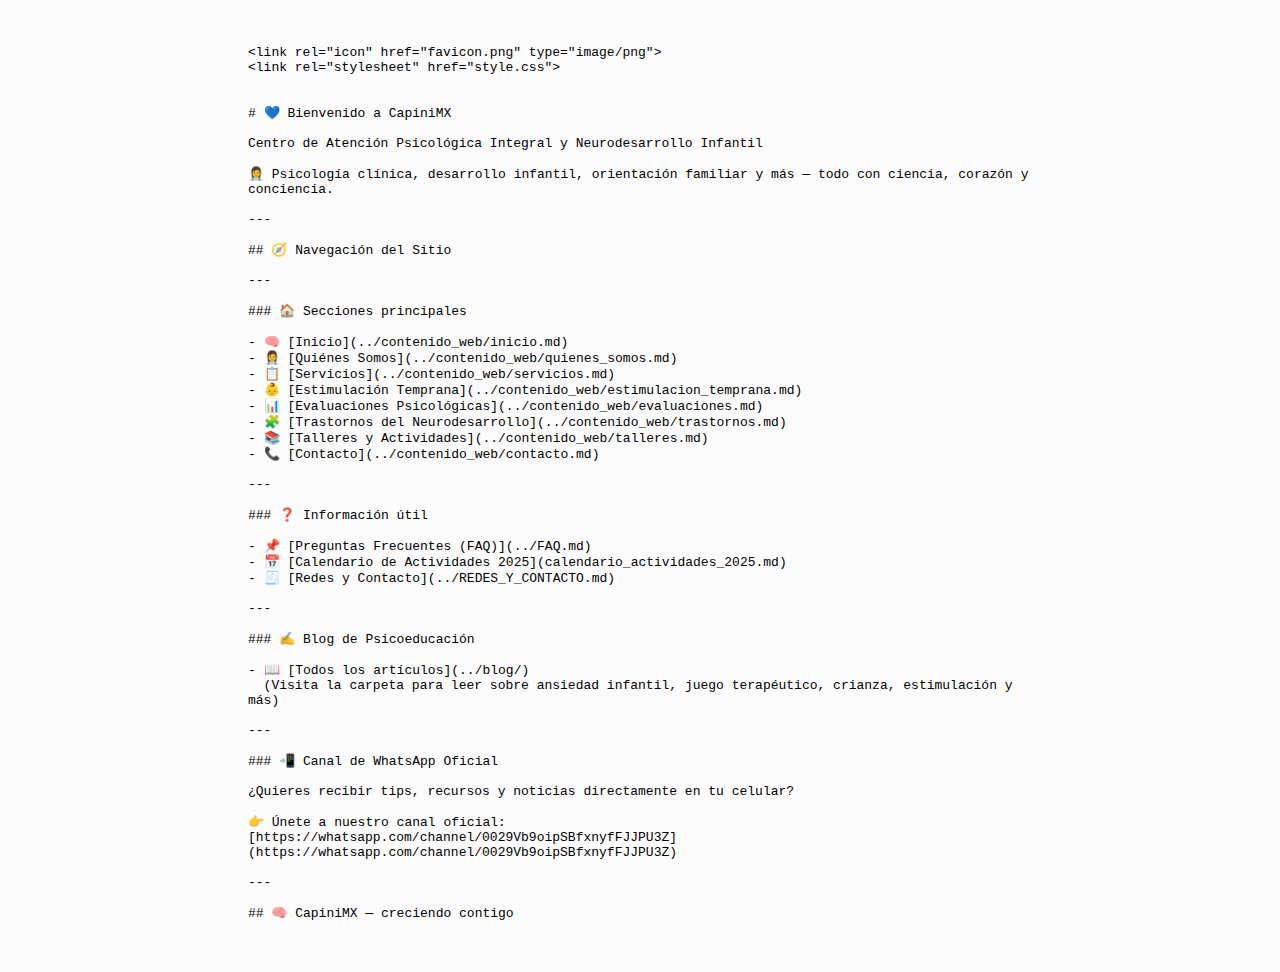
<file: docs/index.html>
<!DOCTYPE html>
<html lang="es">
  <head>
    <meta charset="UTF-8" />
    <title>CapiniMX</title>
    <link rel="icon" href="favicon.ico" type="image/x-icon" />
    <link rel="manifest" href="site.webmanifest" />
    <link rel="stylesheet" href="style.css" />
  </head>
  <body>
    <main>
      <!-- Aquí insertaremos el contenido del index.md -->
      <iframe src="index.md" style="width: 100%; height: 100vh; border: none;"></iframe>
    </main>
  </body>
</html>
</file>
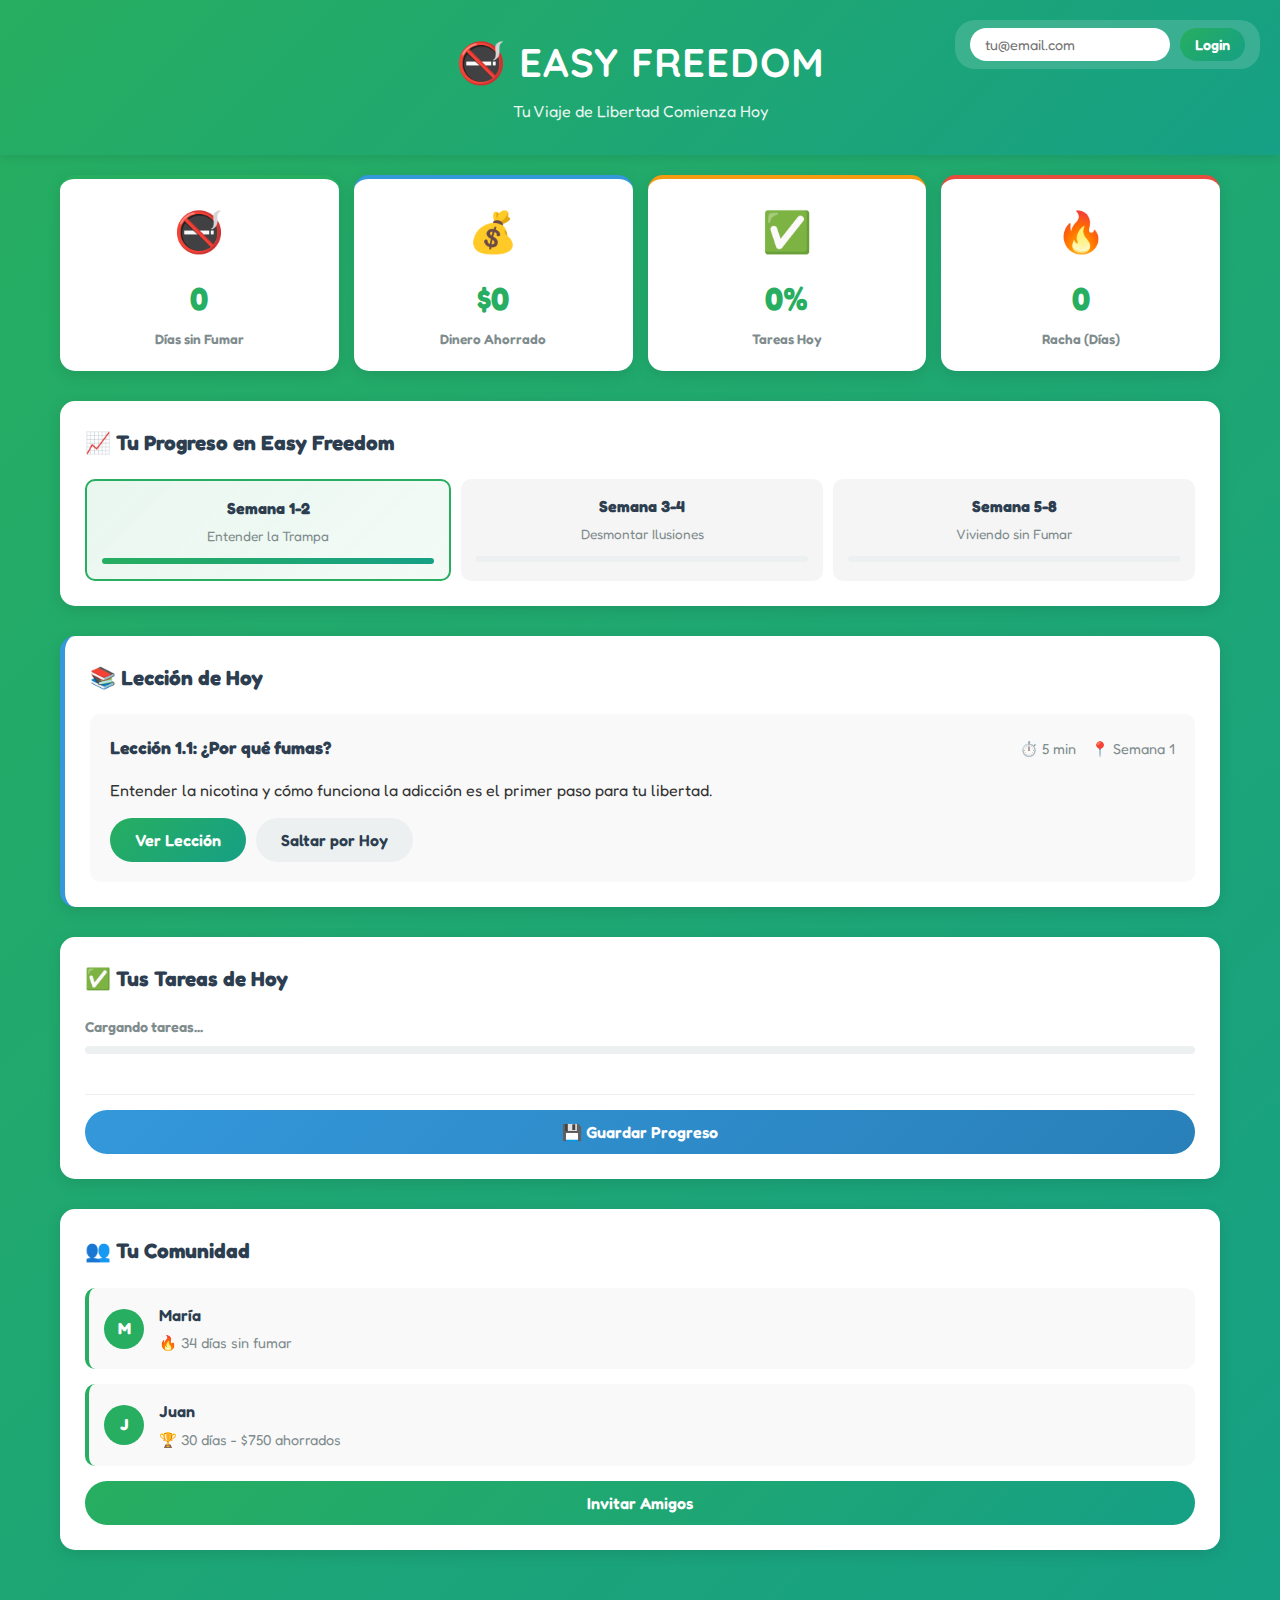
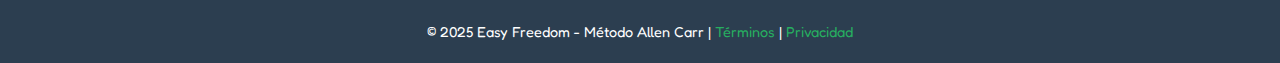
<file: easyfreedom/tabladashboard.html>
<!DOCTYPE html>
<html lang="es">
<head>
    <meta charset="UTF-8">
    <meta name="viewport" content="width=device-width, initial-scale=1.0">
    <meta name="theme-color" content="#27AE60">
    <meta name="description" content="Easy Freedom - Dejar de Fumar con Método Allen Carr">
    
    <title>🚭 Easy Freedom - Tu Viaje de Libertad</title>
    
    <!-- Google Fonts -->
    <link href="https://fonts.googleapis.com/css2?family=Fredoka:wght@400;600;700&family=Quicksand:wght@400;600;700&display=swap" rel="stylesheet">
    
    <style>
        * {
            margin: 0;
            padding: 0;
            box-sizing: border-box;
        }
        
        :root {
            --primary: #27AE60;
            --primary-dark: #16A085;
            --secondary: #F39C12;
            --danger: #E74C3C;
            --light: #ECF0F1;
            --dark: #2C3E50;
            --text: #333;
            --border: #BDC3C7;
        }
        
        html {
            scroll-behavior: smooth;
        }
        
        body {
            font-family: 'Fredoka', sans-serif;
            background: linear-gradient(135deg, #27AE60 0%, #16A085 100%);
            color: var(--text);
            line-height: 1.6;
            min-height: 100vh;
        }
        
        /* HEADER */
        header {
            background: linear-gradient(135deg, #27AE60 0%, #16A085 100%);
            color: white;
            padding: 30px 20px;
            text-align: center;
            position: relative;
            box-shadow: 0 2px 10px rgba(0,0,0,0.1);
        }
        
        header h1 {
            font-size: 2.5rem;
            font-family: 'Quicksand', sans-serif;
            font-weight: 700;
            margin-bottom: 5px;
            letter-spacing: 1px;
        }
        
        header p {
            font-size: 1rem;
            opacity: 0.9;
        }
        
        .user-info {
            position: absolute;
            top: 20px;
            right: 20px;
            background: rgba(255,255,255,0.15);
            padding: 8px 15px;
            border-radius: 20px;
            backdrop-filter: blur(10px);
            color: white;
            font-size: 0.9rem;
            display: flex;
            gap: 10px;
            align-items: center;
        }
        
        .user-info span {
            font-weight: 600;
        }
        
        #loginForm {
            display: flex;
            gap: 10px;
            align-items: center;
            flex-wrap: wrap;
        }
        
        #loginForm input {
            padding: 8px 15px;
            border-radius: 20px;
            border: none;
            font-size: 0.9rem;
            font-family: 'Fredoka', sans-serif;
            min-width: 180px;
        }
        
        #userDisplay {
            display: none;
            gap: 15px;
            align-items: center;
        }
        
        /* MAIN CONTAINER */
        .container {
            max-width: 1200px;
            margin: 0 auto;
            padding: 20px;
        }
        
        /* SECTION STATS HERO */
        .stats-hero {
            display: grid;
            grid-template-columns: repeat(auto-fit, minmax(150px, 1fr));
            gap: 15px;
            margin-bottom: 30px;
        }
        
        .stat-card {
            background: white;
            padding: 20px;
            border-radius: 15px;
            text-align: center;
            box-shadow: 0 4px 15px rgba(0,0,0,0.1);
            transition: transform 0.3s ease, box-shadow 0.3s ease;
            border-top: 4px solid;
        }
        
        .stat-card:hover {
            transform: translateY(-5px);
            box-shadow: 0 8px 25px rgba(0,0,0,0.15);
        }
        
        .stat-card.dias-libres {
            border-top-color: var(--primary);
        }
        
        .stat-card.dinero-ahorrado {
            border-top-color: #3498DB;
        }
        
        .stat-card.tareas-hoy {
            border-top-color: var(--secondary);
        }
        
        .stat-card.racha {
            border-top-color: var(--danger);
        }
        
        .stat-icon {
            font-size: 2.5rem;
            margin-bottom: 10px;
        }
        
        .stat-value {
            font-size: 2rem;
            font-weight: 700;
            color: var(--primary);
            margin-bottom: 5px;
        }
        
        .stat-label {
            font-size: 0.85rem;
            color: #7F8C8D;
            font-weight: 600;
        }
        
        /* PROGRESS TIMELINE */
        .progress-section {
            background: white;
            padding: 25px;
            border-radius: 15px;
            margin-bottom: 30px;
            box-shadow: 0 4px 15px rgba(0,0,0,0.1);
        }
        
        .progress-section h2 {
            font-size: 1.3rem;
            margin-bottom: 20px;
            color: var(--dark);
        }
        
        .progress-timeline {
            display: flex;
            justify-content: space-between;
            gap: 10px;
            flex-wrap: wrap;
        }
        
        .timeline-item {
            flex: 1;
            min-width: 150px;
            text-align: center;
            padding: 15px;
            border-radius: 10px;
            background: #f5f5f5;
            transition: all 0.3s ease;
            position: relative;
        }
        
        .timeline-item.active {
            background: linear-gradient(135deg, rgba(39, 174, 96, 0.1), rgba(39, 174, 96, 0.05));
            border: 2px solid var(--primary);
        }
        
        .timeline-item h3 {
            font-size: 1rem;
            color: var(--dark);
            margin-bottom: 5px;
        }
        
        .timeline-item p {
            font-size: 0.85rem;
            color: #7F8C8D;
            margin-bottom: 10px;
        }
        
        .progress-bar {
            height: 6px;
            background: #ECF0F1;
            border-radius: 3px;
            overflow: hidden;
        }
        
        .progress-fill {
            height: 100%;
            background: linear-gradient(90deg, var(--primary), var(--primary-dark));
            transition: width 0.5s ease;
        }
        
        /* LESSON CARD */
        .lesson-section {
            background: white;
            padding: 25px;
            border-radius: 15px;
            margin-bottom: 30px;
            box-shadow: 0 4px 15px rgba(0,0,0,0.1);
            border-left: 5px solid #3498DB;
        }
        
        .lesson-section h2 {
            font-size: 1.3rem;
            margin-bottom: 20px;
            color: var(--dark);
        }
        
        .lesson-card {
            background: #f9f9f9;
            padding: 20px;
            border-radius: 10px;
            display: flex;
            flex-direction: column;
            gap: 15px;
        }
        
        .lesson-header {
            display: flex;
            justify-content: space-between;
            align-items: center;
            flex-wrap: wrap;
            gap: 10px;
        }
        
        .lesson-header h3 {
            color: var(--dark);
            font-size: 1.1rem;
        }
        
        .lesson-meta {
            display: flex;
            gap: 15px;
            font-size: 0.9rem;
            color: #7F8C8D;
        }
        
        .lesson-actions {
            display: flex;
            gap: 10px;
            flex-wrap: wrap;
        }
        
        /* TASKS SECTION */
        .tasks-section {
            background: white;
            padding: 25px;
            border-radius: 15px;
            margin-bottom: 30px;
            box-shadow: 0 4px 15px rgba(0,0,0,0.1);
        }
        
        .tasks-section h2 {
            font-size: 1.3rem;
            margin-bottom: 20px;
            color: var(--dark);
        }
        
        .task-progress {
            margin-bottom: 20px;
        }
        
        .task-progress-text {
            font-size: 0.9rem;
            color: #7F8C8D;
            margin-bottom: 8px;
            font-weight: 600;
        }
        
        .task-progress-bar {
            height: 8px;
            background: #ECF0F1;
            border-radius: 4px;
            overflow: hidden;
        }
        
        .task-progress-fill {
            height: 100%;
            background: linear-gradient(90deg, var(--primary), var(--secondary));
            transition: width 0.5s ease;
        }
        
        .tasks-grid {
            display: grid;
            grid-template-columns: repeat(auto-fill, minmax(160px, 1fr));
            gap: 15px;
            margin-bottom: 20px;
        }
        
        .task-card {
            background: white;
            border: 2px solid #ECF0F1;
            padding: 15px;
            border-radius: 10px;
            text-align: center;
            cursor: pointer;
            transition: all 0.3s ease;
            display: flex;
            flex-direction: column;
            align-items: center;
            gap: 8px;
        }
        
        .task-card:hover {
            border-color: var(--primary);
            box-shadow: 0 4px 15px rgba(39, 174, 96, 0.2);
            transform: translateY(-3px);
        }
        
        .task-card.completed {
            background: linear-gradient(135deg, rgba(39, 174, 96, 0.1), rgba(39, 174, 96, 0.05));
            border-color: var(--primary);
        }
        
        .task-emoji {
            font-size: 2rem;
        }
        
        .task-name {
            font-size: 0.9rem;
            font-weight: 600;
            color: var(--dark);
        }
        
        .task-points {
            font-size: 0.85rem;
            color: var(--secondary);
            font-weight: 700;
        }
        
        .task-checkbox {
            width: 20px;
            height: 20px;
            border-radius: 50%;
            border: 2px solid var(--primary);
            display: flex;
            align-items: center;
            justify-content: center;
            background: white;
            margin-top: 5px;
        }
        
        .task-card.completed .task-checkbox {
            background: var(--primary);
            color: white;
            font-weight: bold;
        }
        
        .task-actions {
            display: flex;
            gap: 10px;
            justify-content: center;
            flex-wrap: wrap;
            padding-top: 15px;
            border-top: 1px solid #ECF0F1;
        }
        
        /* BUTTONS */
        .btn {
            padding: 12px 25px;
            border: none;
            border-radius: 50px;
            font-weight: 600;
            cursor: pointer;
            transition: all 0.3s ease;
            font-family: 'Fredoka', sans-serif;
            font-size: 1rem;
        }
        
        .btn-primary {
            background: linear-gradient(135deg, var(--primary), var(--primary-dark));
            color: white;
        }
        
        .btn-primary:hover {
            transform: translateY(-3px);
            box-shadow: 0 8px 20px rgba(39, 174, 96, 0.3);
        }
        
        .btn-secondary {
            background: var(--light);
            color: var(--dark);
        }
        
        .btn-secondary:hover {
            background: #D5D8DC;
        }
        
        .btn-small {
            padding: 8px 15px;
            font-size: 0.9rem;
        }
        
        .btn-logout {
            background: #E74C3C;
            color: white;
            padding: 8px 15px;
            font-size: 0.9rem;
        }
        
        .btn-logout:hover {
            background: #C0392B;
        }
        
        .btn-save {
            background: linear-gradient(135deg, #3498DB, #2980B9);
            color: white;
            width: 100%;
        }
        
        .btn-save:hover {
            transform: translateY(-3px);
            box-shadow: 0 8px 20px rgba(52, 152, 219, 0.3);
        }
        
        .btn-save.loading {
            opacity: 0.7;
            pointer-events: none;
        }
        
        /* COMMUNITY SECTION */
        .community-section {
            background: white;
            padding: 25px;
            border-radius: 15px;
            margin-bottom: 30px;
            box-shadow: 0 4px 15px rgba(0,0,0,0.1);
        }
        
        .community-section h2 {
            font-size: 1.3rem;
            margin-bottom: 20px;
            color: var(--dark);
        }
        
        .community-feed {
            display: grid;
            gap: 15px;
            max-height: 300px;
            overflow-y: auto;
        }
        
        .community-item {
            display: flex;
            align-items: center;
            gap: 15px;
            padding: 15px;
            background: #f9f9f9;
            border-radius: 10px;
            border-left: 4px solid var(--primary);
        }
        
        .community-avatar {
            width: 40px;
            height: 40px;
            border-radius: 50%;
            background: var(--primary);
            color: white;
            display: flex;
            align-items: center;
            justify-content: center;
            font-weight: 700;
            flex-shrink: 0;
        }
        
        .community-info {
            flex: 1;
        }
        
        .community-name {
            font-weight: 600;
            color: var(--dark);
            margin-bottom: 3px;
        }
        
        .community-achievement {
            font-size: 0.9rem;
            color: #7F8C8D;
        }
        
        /* MODAL */
        .modal {
            display: none;
            position: fixed;
            top: 0;
            left: 0;
            width: 100%;
            height: 100%;
            background: rgba(0,0,0,0.6);
            z-index: 1000;
            align-items: center;
            justify-content: center;
            padding: 20px;
        }
        
        .modal.active {
            display: flex;
        }
        
        .modal-content {
            background: white;
            border-radius: 20px;
            padding: 30px;
            max-width: 600px;
            width: 100%;
            max-height: 90vh;
            overflow-y: auto;
            box-shadow: 0 20px 60px rgba(0,0,0,0.3);
            animation: slideUp 0.3s ease;
        }
        
        @keyframes slideUp {
            from {
                transform: translateY(50px);
                opacity: 0;
            }
            to {
                transform: translateY(0);
                opacity: 1;
            }
        }
        
        .modal-header {
            display: flex;
            justify-content: space-between;
            align-items: center;
            margin-bottom: 20px;
            padding-bottom: 15px;
            border-bottom: 2px solid var(--light);
        }
        
        .modal-header h2 {
            color: var(--primary);
            margin: 0;
            font-size: 1.5rem;
        }
        
        .modal-close {
            background: none;
            border: none;
            font-size: 2rem;
            cursor: pointer;
            color: #999;
            transition: color 0.3s ease;
        }
        
        .modal-close:hover {
            color: var(--primary);
        }
        
        .modal-body {
            margin-bottom: 20px;
        }
        
        .modal-footer {
            display: flex;
            gap: 10px;
            justify-content: flex-end;
        }
        
        /* FOOTER */
        footer {
            background: var(--dark);
            color: white;
            text-align: center;
            padding: 20px;
            font-size: 0.9rem;
        }
        
        footer a {
            color: var(--primary);
            text-decoration: none;
        }
        
        /* RESPONSIVE */
        @media (max-width: 768px) {
            header h1 {
                font-size: 2rem;
            }
            
            .user-info {
                position: static;
                margin-top: 10px;
                justify-content: center;
                flex-direction: column;
            }
            
            #loginForm {
                justify-content: center;
                flex-direction: column;
            }
            
            #loginForm input {
                width: 100%;
                min-width: auto;
            }
            
            .stats-hero {
                grid-template-columns: 1fr 1fr;
            }
            
            .progress-timeline {
                flex-direction: column;
            }
            
            .tasks-grid {
                grid-template-columns: repeat(3, 1fr);
            }
            
            .lesson-header {
                flex-direction: column;
                align-items: flex-start;
            }
            
            .container {
                padding: 15px;
            }
        }
        
        @media (max-width: 480px) {
            header h1 {
                font-size: 1.5rem;
            }
            
            .stats-hero {
                grid-template-columns: 1fr;
            }
            
            .tasks-grid {
                grid-template-columns: repeat(2, 1fr);
            }
            
            .stat-value {
                font-size: 1.5rem;
            }
            
            .modal-content {
                padding: 20px;
            }
        }
        
        /* ANIMATIONS */
        @keyframes fadeIn {
            from {
                opacity: 0;
                transform: translateY(20px);
            }
            to {
                opacity: 1;
                transform: translateY(0);
            }
        }
        
        .fade-in {
            animation: fadeIn 0.5s ease;
        }
        
        /* LOADING STATE */
        .loading {
            display: inline-block;
            width: 20px;
            height: 20px;
            border: 3px solid #f3f3f3;
            border-top: 3px solid var(--primary);
            border-radius: 50%;
            animation: spin 1s linear infinite;
        }
        
        @keyframes spin {
            0% { transform: rotate(0deg); }
            100% { transform: rotate(360deg); }
        }
        
        /* TOAST NOTIFICATIONS */
        .toast {
            position: fixed;
            bottom: 20px;
            right: 20px;
            background: var(--primary);
            color: white;
            padding: 15px 25px;
            border-radius: 10px;
            box-shadow: 0 4px 15px rgba(0,0,0,0.2);
            animation: slideIn 0.3s ease;
            z-index: 2000;
        }
        
        @keyframes slideIn {
            from {
                transform: translateX(400px);
                opacity: 0;
            }
            to {
                transform: translateX(0);
                opacity: 1;
            }
        }
    </style>
</head>
<body>
    <!-- HEADER -->
    <header>
        <div class="user-info" id="userInfoContainer">
            <div id="loginForm">
                <input id="loginEmail" type="email" placeholder="tu@email.com">
                <button id="btnLogin" class="btn btn-primary btn-small" onclick="loginUsuario()">Login</button>
            </div>
            <div id="userDisplay">
                <span>👤 <span id="userName">Usuario</span></span>
                <button class="btn btn-logout btn-small" onclick="logout()">Logout</button>
            </div>
        </div>
        <h1>🚭 EASY FREEDOM</h1>
        <p>Tu Viaje de Libertad Comienza Hoy</p>
    </header>

    <!-- MAIN CONTAINER -->
    <div class="container">
        
        <!-- STATS HERO -->
        <section class="stats-hero fade-in">
            <div class="stat-card dias-libres">
                <div class="stat-icon">🚭</div>
                <div class="stat-value" id="diasLibres">0</div>
                <div class="stat-label">Días sin Fumar</div>
            </div>
            
            <div class="stat-card dinero-ahorrado">
                <div class="stat-icon">💰</div>
                <div class="stat-value" id="dineroAhorrado">$0</div>
                <div class="stat-label">Dinero Ahorrado</div>
            </div>
            
            <div class="stat-card tareas-hoy">
                <div class="stat-icon">✅</div>
                <div class="stat-value" id="tareasHoy">0%</div>
                <div class="stat-label">Tareas Hoy</div>
            </div>
            
            <div class="stat-card racha">
                <div class="stat-icon">🔥</div>
                <div class="stat-value" id="racha">0</div>
                <div class="stat-label">Racha (Días)</div>
            </div>
        </section>
        
        <!-- PROGRESS TIMELINE -->
        <section class="progress-section fade-in">
            <h2>📈 Tu Progreso en Easy Freedom</h2>
            <div class="progress-timeline">
                <div class="timeline-item active">
                    <h3>Semana 1-2</h3>
                    <p>Entender la Trampa</p>
                    <div class="progress-bar">
                        <div class="progress-fill" style="width: 100%"></div>
                    </div>
                </div>
                
                <div class="timeline-item">
                    <h3>Semana 3-4</h3>
                    <p>Desmontar Ilusiones</p>
                    <div class="progress-bar">
                        <div class="progress-fill" style="width: 0%"></div>
                    </div>
                </div>
                
                <div class="timeline-item">
                    <h3>Semana 5-8</h3>
                    <p>Viviendo sin Fumar</p>
                    <div class="progress-bar">
                        <div class="progress-fill" style="width: 0%"></div>
                    </div>
                </div>
            </div>
        </section>
        
        <!-- LESSON SECTION -->
        <section class="lesson-section fade-in">
            <h2>📚 Lección de Hoy</h2>
            <div class="lesson-card">
                <div class="lesson-header">
                    <h3 id="leccionTitulo">Lección 1.1: ¿Por qué fumas?</h3>
                    <div class="lesson-meta">
                        <span>⏱️ <span id="leccionTiempo">5</span> min</span>
                        <span>📍 Semana <span id="leccionSemana">1</span></span>
                    </div>
                </div>
                <p id="leccionDescripcion">Entender la nicotina y cómo funciona la adicción es el primer paso para tu libertad.</p>
                <div class="lesson-actions">
                    <button class="btn btn-primary" onclick="verLeccion()">Ver Lección</button>
                    <button class="btn btn-secondary" onclick="saltarLeccion()">Saltar por Hoy</button>
                </div>
            </div>
        </section>
        
        <!-- TASKS SECTION -->
        <section class="tasks-section fade-in">
            <h2>✅ Tus Tareas de Hoy</h2>
            
            <div class="task-progress">
                <div class="task-progress-text" id="taskProgressText">Cargando tareas...</div>
                <div class="task-progress-bar">
                    <div class="task-progress-fill" id="taskProgressFill" style="width: 0%"></div>
                </div>
            </div>
            
            <div class="tasks-grid" id="tasksGrid">
                <!-- Las tareas se cargan dinámicamente -->
            </div>
            
            <!-- BOTÓN GUARDAR PROGRESO -->
            <div class="task-actions">
                <button class="btn btn-save" id="btnGuardarProgreso" onclick="guardarProgreso()">
                    💾 Guardar Progreso
                </button>
            </div>
        </section>
        
        <!-- COMMUNITY SECTION -->
        <section class="community-section fade-in">
            <h2>👥 Tu Comunidad</h2>
            <div class="community-feed" id="communityFeed">
                <div class="community-item">
                    <div class="community-avatar">M</div>
                    <div class="community-info">
                        <div class="community-name">María</div>
                        <div class="community-achievement">🔥 34 días sin fumar</div>
                    </div>
                </div>
                <div class="community-item">
                    <div class="community-avatar">J</div>
                    <div class="community-info">
                        <div class="community-name">Juan</div>
                        <div class="community-achievement">🏆 30 días - $750 ahorrados</div>
                    </div>
                </div>
            </div>
            <button class="btn btn-primary" style="margin-top: 15px; width: 100%;">Invitar Amigos</button>
        </section>

    </div>

    <!-- MODAL LECCIÓN -->
    <div class="modal" id="modalLeccion">
        <div class="modal-content">
            <div class="modal-header">
                <h2 id="modalTitulo">Lección</h2>
                <button class="modal-close" onclick="cerrarModal()">&times;</button>
            </div>
            <div class="modal-body" id="modalBody">
                <!-- Contenido dinámico -->
            </div>
            <div class="modal-footer">
                <button class="btn btn-secondary btn-small" onclick="cerrarModal()">Cerrar</button>
                <button class="btn btn-primary btn-small" onclick="completarLeccion()">Completar ✓</button>
            </div>
        </div>
    </div>

    <!-- FOOTER -->
    <footer>
        <p>&copy; 2025 Easy Freedom - Método Allen Carr | <a href="#">Términos</a> | <a href="#">Privacidad</a></p>
    </footer>

    <!-- SCRIPTS -->
    <script>
        // Configuración
        const API_BASE = 'https://script.google.com/macros/s/AKfycbwdRmvsPaIiE8gxpl2d1iNzzYL0vW64ujyESdMaH2u5XronAT1oTGibO2ZghbQpo1Yn/exec';
        
        // Estado global
        let usuarioActual = null;
        let tareasDelDia = [];
        let leccionActualIndice = 0;
        let lecciones = [];
        
        // Lecciones de ejemplo
        const leccionesData = [
            {
                id: '1.1',
                titulo: 'Lección 1.1: ¿Por qué fumas?',
                semana: 1,
                tiempo: 5,
                descripcion: 'Entender la nicotina y cómo funciona la adicción',
                contenido: `
                    <h3>Entender la Nicotina</h3>
                    <p>La nicotina es una droga altamente adictiva. Cuando fumas un cigarrillo:</p>
                    <ol>
                        <li>Introduces nicotina en tu cuerpo</li>
                        <li>Tu cuerpo experimenta una leve sensación de euforia</li>
                        <li>La nicotina se disipa rápidamente</li>
                        <li>Tu cuerpo quiere más (esto es el <strong>Pequeño Monstruo</strong>)</li>
                    </ol>
                    <p><strong>La clave:</strong> No fumas por placer. Fumas para alimentar al Pequeño Monstruo.</p>
                    
                    <h3 style="margin-top: 20px;">Quiz Rápido</h3>
                    <p><strong>¿Cuál es la ÚNICA razón real por la que fumas?</strong></p>
                    <div style="display: flex; flex-direction: column; gap: 10px;">
                        <label style="display: flex; gap: 10px; align-items: center;">
                            <input type="radio" name="quiz" value="a"> A) Me relaja
                        </label>
                        <label style="display: flex; gap: 10px; align-items: center;">
                            <input type="radio" name="quiz" value="b" checked> B) Alimentar al Pequeño Monstruo
                        </label>
                        <label style="display: flex; gap: 10px; align-items: center;">
                            <input type="radio" name="quiz" value="c"> C) Disfruto el sabor
                        </label>
                    </div>
                `
            },
            {
                id: '1.2',
                titulo: 'Lección 1.2: La Planta Carnívora',
                semana: 1,
                tiempo: 8,
                descripcion: 'La metáfora que explica cómo funciona la trampa',
                contenido: `
                    <h3>La Planta Carnívora</h3>
                    <p>La trampa de la nicotina funciona exactamente como una planta carnívora:</p>
                    <ul>
                        <li>El néctar es atractivo (como el sabor del cigarro)</li>
                        <li>Te atrapas sin darte cuenta</li>
                        <li>Cuanto más luchas, más atrapado estás</li>
                    </ul>
                    <p><strong>Importante:</strong> Ya estabas atrapado desde el primer cigarro.</p>
                `
            },
            {
                id: '1.3',
                titulo: 'Lección 1.3: No Es Tu Elección',
                semana: 1,
                tiempo: 7,
                descripcion: 'Los fumadores no escogen, están atrapados',
                contenido: `
                    <h3>¿Es tu elección fumar?</h3>
                    <p>La mayoría de los fumadores preferirían ser no fumadores.</p>
                    <p>Esto significa que <strong>NO eligen fumar</strong>. Están atrapados.</p>
                    <p>Entender esto es fundamental para tu libertad.</p>
                `
            }
        ];
        
        // ============================================
        // INICIALIZACIÓN
        // ============================================
        
        document.addEventListener('DOMContentLoaded', () => {
            console.log('🚀 Inicializando Easy Freedom Dashboard');
            lecciones = leccionesData;
            verificarLogin();
        });
        
        function verificarLogin() {
            const usuarioGuardado = localStorage.getItem('easyFreedom_usuario');
            
            if (usuarioGuardado) {
                const usuario = JSON.parse(usuarioGuardado);
                mostrarDashboard(usuario);
            } else {
                mostrarLogin();
            }
        }
        
        function mostrarLogin() {
            document.getElementById('loginForm').style.display = 'flex';
            document.getElementById('userDisplay').style.display = 'none';
        }
        
        function logout() {
            localStorage.removeItem('easyFreedom_usuario');
            localStorage.removeItem('easyFreedom_tareas');
            localStorage.removeItem('easyFreedom_leccion');
            location.reload();
        }
        
        function loginUsuario() {
            const email = document.getElementById('loginEmail').value;
            
            if (!email) {
                mostrarNotificacion('Por favor ingresa tu email', 'error');
                return;
            }
            
            const usuario = {
                email: email,
                nombre: email.split('@')[0].toUpperCase()
            };
            
            localStorage.setItem('easyFreedom_usuario', JSON.stringify(usuario));
            mostrarDashboard(usuario);
            mostrarNotificacion('✅ Sesión iniciada correctamente', 'éxito');
        }
        
        function mostrarDashboard(usuario) {
            document.getElementById('loginForm').style.display = 'none';
            document.getElementById('userDisplay').style.display = 'flex';
            
            usuarioActual = usuario;
            document.getElementById('userName').textContent = usuario.nombre;
            
            // 🔄 Cargar datos del usuario desde API
            cargarDatosUsuario();
            cargarDatos();
        }
        
        // ============================================
        // CARGAR DATOS DESDE API
        // ============================================
        
        async function cargarDatos() {
            try {
                console.log('📡 Cargando datos para:', usuarioActual.email);
                generarTareasPorDefecto();
                cargarLeccionActual();
            } catch (error) {
                console.error('❌ Error cargando datos:', error);
                generarTareasPorDefecto();
            }
        }
        
        function generarTareasPorDefecto() {
            tareasDelDia = [
                { id: 'TAREA-001', nombre: 'Vaso de agua', emoji: '💧', puntos: 2, completada: false },
                { id: 'TAREA-002', nombre: 'Respiración', emoji: '🫁', puntos: 3, completada: false },
                { id: 'TAREA-003', nombre: 'Caminata', emoji: '🚶', puntos: 5, completada: false },
                { id: 'TAREA-004', nombre: 'Mindfulness', emoji: '🧘', puntos: 2, completada: false },
                { id: 'TAREA-005', nombre: 'Escribir razón', emoji: '✍️', puntos: 1, completada: false },
                { id: 'TAREA-006', nombre: 'Llamada apoyo', emoji: '📱', puntos: 5, completada: false },
                { id: 'TAREA-007', nombre: 'Lectura', emoji: '📖', puntos: 2, completada: false },
                { id: 'TAREA-008', nombre: 'Visualización', emoji: '👁️', puntos: 3, completada: false },
                { id: 'TAREA-009', nombre: 'Diario', emoji: '📔', puntos: 2, completada: false }
            ];
            
            // Cargar tareas guardadas
            const tareasGuardadas = localStorage.getItem('easyFreedom_tareas');
            if (tareasGuardadas) {
                const saved = JSON.parse(tareasGuardadas);
                tareasDelDia = tareasDelDia.map(t => ({
                    ...t,
                    completada: saved[t.id] || false
                }));
            }
            
            renderizarTareas();
        }
        
        function renderizarTareas() {
            const grid = document.getElementById('tasksGrid');
            grid.innerHTML = '';
            
            if (!tareasDelDia || tareasDelDia.length === 0) {
                grid.innerHTML = '<p style="grid-column: 1/-1; text-align: center; color: #999;">No hay tareas disponibles</p>';
                return;
            }
            
            let completadas = 0;
            
            tareasDelDia.forEach(tarea => {
                const card = document.createElement('div');
                card.className = `task-card ${tarea.completada ? 'completed' : ''}`;
                card.onclick = () => toggleTarea(tarea.id);
                
                if (tarea.completada) completadas++;
                
                card.innerHTML = `
                    <div class="task-emoji">${tarea.emoji || '✓'}</div>
                    <div class="task-name">${tarea.nombre}</div>
                    <div class="task-points">+${tarea.puntos || 0} pts</div>
                    <div class="task-checkbox">${tarea.completada ? '✓' : ''}</div>
                `;
                
                grid.appendChild(card);
            });
            
            // Actualizar progreso
            const total = tareasDelDia.length || 1;
            const porcentaje = Math.round((completadas / total) * 100);
            
            document.getElementById('taskProgressText').textContent = `${completadas} / ${total} tareas completadas`;
            document.getElementById('taskProgressFill').style.width = porcentaje + '%';
            document.getElementById('tareasHoy').textContent = porcentaje + '%';
        }
        
        function toggleTarea(idTarea) {
            const tarea = tareasDelDia.find(t => t.id === idTarea);
            if (tarea) {
                tarea.completada = !tarea.completada;
                guardarTareasEnLocalStorage();
                renderizarTareas();
                
                if (tarea.completada) {
                    mostrarNotificacion(`✓ ${tarea.nombre} - +${tarea.puntos} puntos`, 'éxito');
                }
            }
        }
        
        function guardarTareasEnLocalStorage() {
            const tareasGuardadas = {};
            tareasDelDia.forEach(t => {
                tareasGuardadas[t.id] = t.completada;
            });
            localStorage.setItem('easyFreedom_tareas', JSON.stringify(tareasGuardadas));
        }
        
        // ============================================
        // GUARDAR PROGRESO EN GOOGLE SHEETS
        // ============================================
        
        async function guardarProgreso() {
            const btn = document.getElementById('btnGuardarProgreso');
            
            if (!usuarioActual || !usuarioActual.email) {
                mostrarNotificacion('❌ Error: No hay usuario logueado', 'error');
                return;
            }
            
            // Calcular datos
            const tareasCompletadas = tareasDelDia.filter(t => t.completada);
            const puntosTotales = tareasCompletadas.reduce((sum, t) => sum + t.puntos, 0);
            const dineroGanado = puntosTotales * 0.5; // Ejemplo: cada punto = $0.50
            
            const datos = {
                action: 'guardar_progreso',  // ✅ AGREGADO: action es OBLIGATORIO
                email: usuarioActual.email,
                fecha: new Date().toISOString().split('T')[0],
                tareasCompletadas: tareasCompletadas.map(t => t.nombre).join(', ') || 'Ninguna',
                numTareas: tareasCompletadas.length,
                total: dineroGanado,
                detalles: JSON.stringify(
                    tareasDelDia.reduce((obj, t) => {
                        obj[t.id] = t.completada;
                        return obj;
                    }, {})
                )
            };
            
            console.log('📤 Enviando datos a Google Sheets:', datos);
            
            try {
                btn.disabled = true;
                btn.classList.add('loading');
                btn.textContent = '⏳ Guardando...';
                
                const response = await fetch(API_BASE, {
                    method: 'POST',
                    body: JSON.stringify(datos)
                });
                
                const result = await response.json();
                
                console.log('📥 Respuesta del servidor:', result);
                
                if (result.status === 'éxito' || result.status === 'success') {
                    mostrarNotificacion(`✅ ¡Progreso guardado! ${dineroGanado.toFixed(2)} ganados hoy`, 'éxito');
                    btn.textContent = '💾 Guardado ✓';
                    
                    // Resetear después de 2 segundos
                    setTimeout(() => {
                        btn.disabled = false;
                        btn.classList.remove('loading');
                        btn.textContent = '💾 Guardar Progreso';
                    }, 2000);
                } else {
                    mostrarNotificacion('❌ Error: ' + (result.message || 'Error desconocido'), 'error');
                    btn.disabled = false;
                    btn.classList.remove('loading');
                    btn.textContent = '💾 Guardar Progreso';
                }
            } catch (error) {
                console.error('❌ Error:', error);
                mostrarNotificacion('❌ Error de conexión: ' + error.message, 'error');
                btn.disabled = false;
                btn.classList.remove('loading');
                btn.textContent = '💾 Guardar Progreso';
            }
        }
        
        // ============================================
        // FUNCIONES DE LECCIONES
        // ============================================
        
        function cargarLeccionActual() {
            const leccionGuardada = localStorage.getItem('easyFreedom_leccion');
            if (leccionGuardada) {
                leccionActualIndice = parseInt(leccionGuardada);
            }
            
            actualizarInterfazLeccion();
        }
        
        function actualizarInterfazLeccion() {
            if (leccionActualIndice >= lecciones.length) {
                leccionActualIndice = lecciones.length - 1;
            }
            
            const leccion = lecciones[leccionActualIndice];
            
            document.getElementById('leccionTitulo').textContent = leccion.titulo;
            document.getElementById('leccionTiempo').textContent = leccion.tiempo;
            document.getElementById('leccionSemana').textContent = leccion.semana;
            document.getElementById('leccionDescripcion').textContent = leccion.descripcion;
        }
        
        function verLeccion() {
            const leccion = lecciones[leccionActualIndice];
            
            document.getElementById('modalTitulo').textContent = leccion.titulo;
            document.getElementById('modalBody').innerHTML = leccion.contenido;
            
            document.getElementById('modalLeccion').classList.add('active');
        }
        
        function cerrarModal() {
            document.getElementById('modalLeccion').classList.remove('active');
        }
        
        function completarLeccion() {
            const leccion = lecciones[leccionActualIndice];
            
            // Avanzar a siguiente lección
            leccionActualIndice++;
            
            if (leccionActualIndice >= lecciones.length) {
                mostrarNotificacion('🎉 ¡Completaste todas las lecciones!', 'éxito');
                leccionActualIndice = lecciones.length - 1;
            } else {
                mostrarNotificacion(`✅ Lección ${leccion.id} completada! 🎉`, 'éxito');
            }
            
            localStorage.setItem('easyFreedom_leccion', leccionActualIndice.toString());
            actualizarInterfazLeccion();
            cerrarModal();
        }
        
        function saltarLeccion() {
            mostrarNotificacion('⏭️ Lección saltada por hoy', 'info');
        }
        
        // ============================================
        // NOTIFICACIONES
        // ============================================
        
        function mostrarNotificacion(mensaje, tipo = 'éxito') {
            const toast = document.createElement('div');
            toast.className = 'toast';
            toast.textContent = mensaje;
            
            if (tipo === 'error') {
                toast.style.background = '#E74C3C';
            } else if (tipo === 'info') {
                toast.style.background = '#3498DB';
            }
            
            document.body.appendChild(toast);
            
            setTimeout(() => {
                toast.style.animation = 'slideIn 0.3s ease reverse';
                setTimeout(() => toast.remove(), 300);
            }, 3000);
        }
    </script>
</body>
</html>
</file>
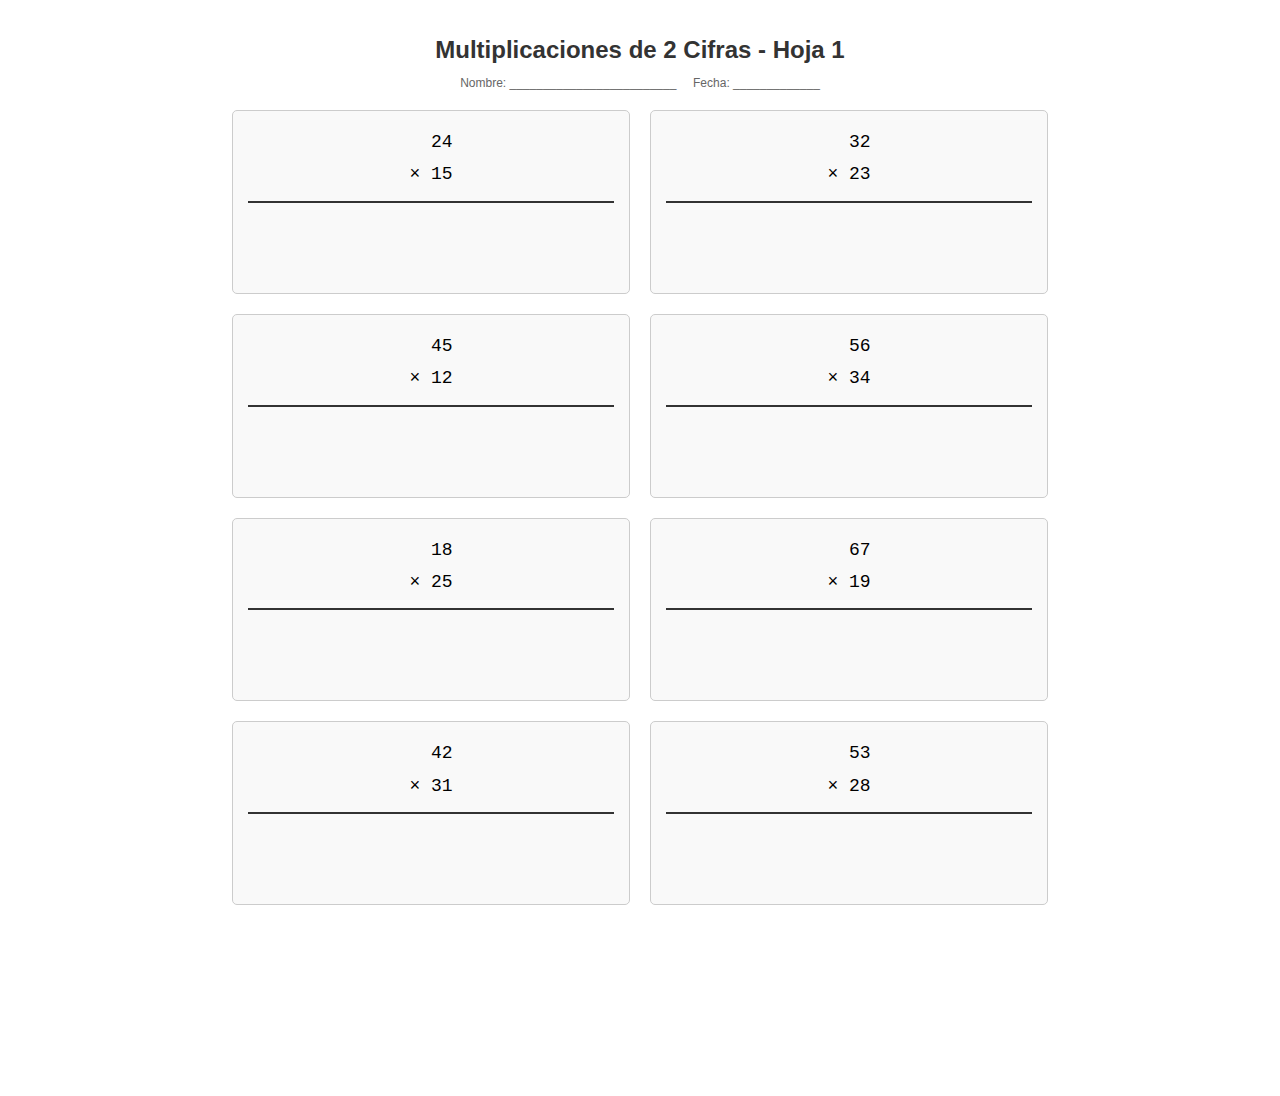
<file: matematicas/2x2multiplicacion.html>
<!DOCTYPE html>
<html lang="es">
<head>
    <meta charset="UTF-8">
    <meta name="viewport" content="width=device-width, initial-scale=1.0">
    <title>Multiplicaciones de 2 Cifras - Hoja 1</title>
    <style>
        body {
            font-family: Arial, sans-serif;
            padding: 20px;
            max-width: 8.5in;
            height: 11in;
            margin: 0 auto;
            background-color: white;
        }
        
        h1 {
            text-align: center;
            color: #333;
            margin-bottom: 10px;
            font-size: 24px;
        }
        
        .subtitle {
            text-align: center;
            color: #666;
            margin-bottom: 20px;
            font-size: 12px;
        }
        
        .container {
            display: grid;
            grid-template-columns: repeat(2, 1fr);
            gap: 20px;
            margin-bottom: 20px;
        }
        
        .problem {
            border: 1px solid #ccc;
            padding: 15px;
            background-color: #f9f9f9;
            border-radius: 5px;
        }
        
        .multiplication {
            font-size: 18px;
            font-family: 'Courier New', monospace;
            text-align: center;
            margin-bottom: 40px;
            line-height: 1.8;
        }
        
        .answer-line {
            border-top: 2px solid #333;
            margin-top: 10px;
            padding-top: 10px;
            min-height: 25px;
        }
        
        @media print {
            body {
                padding: 0.5in;
            }
        }
    </style>
</head>
<body>
    <h1>Multiplicaciones de 2 Cifras - Hoja 1</h1>
    <p class="subtitle">Nombre: _________________________ &nbsp;&nbsp;&nbsp; Fecha: _____________</p>
    
    <div class="container">
        <div class="problem">
            <div class="multiplication">
                &nbsp;&nbsp;24<br>
                ×&nbsp;15<br>
                <div class="answer-line"></div>
            </div>
        </div>
        
        <div class="problem">
            <div class="multiplication">
                &nbsp;&nbsp;32<br>
                ×&nbsp;23<br>
                <div class="answer-line"></div>
            </div>
        </div>
        
        <div class="problem">
            <div class="multiplication">
                &nbsp;&nbsp;45<br>
                ×&nbsp;12<br>
                <div class="answer-line"></div>
            </div>
        </div>
        
        <div class="problem">
            <div class="multiplication">
                &nbsp;&nbsp;56<br>
                ×&nbsp;34<br>
                <div class="answer-line"></div>
            </div>
        </div>
        
        <div class="problem">
            <div class="multiplication">
                &nbsp;&nbsp;18<br>
                ×&nbsp;25<br>
                <div class="answer-line"></div>
            </div>
        </div>
        
        <div class="problem">
            <div class="multiplication">
                &nbsp;&nbsp;67<br>
                ×&nbsp;19<br>
                <div class="answer-line"></div>
            </div>
        </div>
        
        <div class="problem">
            <div class="multiplication">
                &nbsp;&nbsp;42<br>
                ×&nbsp;31<br>
                <div class="answer-line"></div>
            </div>
        </div>
        
        <div class="problem">
            <div class="multiplication">
                &nbsp;&nbsp;53<br>
                ×&nbsp;28<br>
                <div class="answer-line"></div>
            </div>
        </div>
    </div>
    
</body>
</html>
</file>
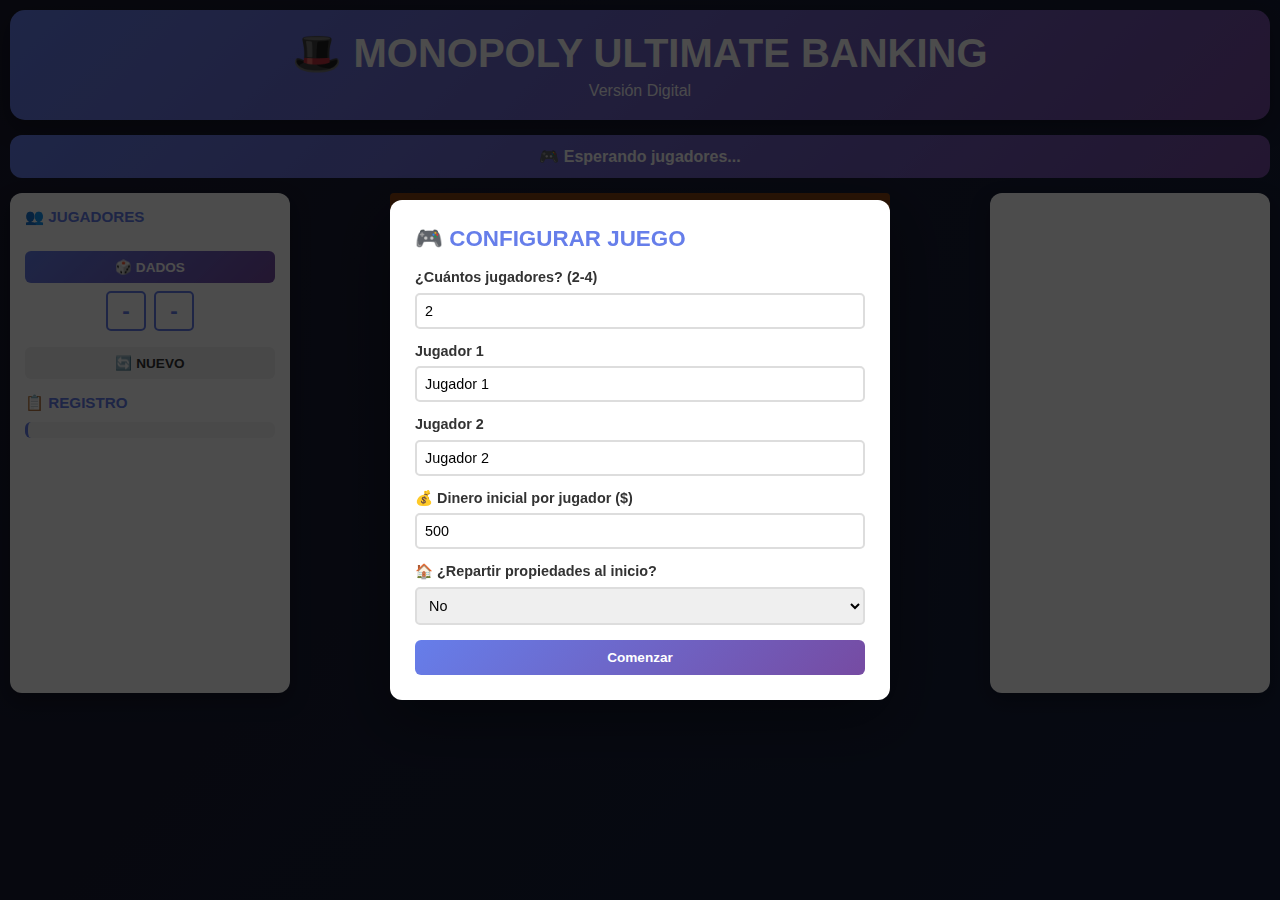
<file: monopoly/monopoly1.html>
<!DOCTYPE html>
<html lang="es">
<head>
    <meta charset="UTF-8">
    <meta name="viewport" content="width=device-width, initial-scale=1.0">
    <title>🎩 Monopoly Ultimate Banking - Digital</title>
    <style>
        * { margin: 0; padding: 0; box-sizing: border-box; }
        body {
            font-family: 'Segoe UI', Tahoma, Geneva, Verdana, sans-serif;
            background: linear-gradient(135deg, #1a1a2e 0%, #16213e 100%);
            min-height: 100vh;
            padding: 10px;
            color: #333;
        }
        .main-container {
            display: grid;
            grid-template-columns: auto 1fr auto;
            gap: 15px;
            max-width: 1800px;
            margin: 0 auto;
        }
        .header {
            grid-column: 1 / -1;
            background: linear-gradient(135deg, #667eea 0%, #764ba2 100%);
            padding: 20px;
            border-radius: 15px;
            box-shadow: 0 8px 24px rgba(0,0,0,0.3);
            text-align: center;
            color: white;
        }
        .header h1 { font-size: 2.5rem; margin-bottom: 5px; }
        .header p { font-size: 1rem; opacity: 0.95; }
        
        .board-wrapper { display: flex; justify-content: center; align-items: center; }
        .monopoly-board {
            background: #f0e68c;
            border: 8px solid #8b4513;
            border-radius: 4px;
            width: 500px;
            height: 500px;
            position: relative;
            display: grid;
            grid-template-columns: 60px repeat(9, 1fr) 60px;
            grid-template-rows: 60px repeat(9, 1fr) 60px;
            gap: 1px;
        }
        .board-space {
            border: 1px solid #999;
            padding: 4px;
            display: flex;
            flex-direction: column;
            align-items: center;
            justify-content: center;
            font-size: 0.5rem;
            font-weight: 600;
            text-align: center;
            position: relative;
            background: white;
            cursor: pointer;
            overflow: hidden;
        }
        .board-space:hover { box-shadow: inset 0 0 5px rgba(0,0,0,0.2); }
        .corner-space { background: #8b4513; color: white; font-weight: 700; }
        .street-property { border-top: 12px solid; }
        .brown { border-top-color: #8b4513; }
        .lightblue { border-top-color: #87ceeb; }
        .pink { border-top-color: #ff69b4; }
        .orange { border-top-color: #ffa500; }
        .red { border-top-color: #dc143c; }
        .yellow { border-top-color: #ffd700; }
        .green { border-top-color: #228b22; }
        .darkblue { border-top-color: #00008b; color: white; }
        .railroad { background: #333; color: white; border-top-color: #000; }
        .utility { background: #ffb6c1; border-top-color: #ff69b4; }
        .event-space { background: #87ceeb; color: white; }
        .location-space { background: #ffd700; }
        
        .space-0 { grid-column: 1; grid-row: 11; } .space-1 { grid-column: 2; grid-row: 11; } .space-2 { grid-column: 3; grid-row: 11; } .space-3 { grid-column: 4; grid-row: 11; } .space-4 { grid-column: 5; grid-row: 11; } .space-5 { grid-column: 6; grid-row: 11; } .space-6 { grid-column: 7; grid-row: 11; } .space-7 { grid-column: 8; grid-row: 11; } .space-8 { grid-column: 9; grid-row: 11; } .space-9 { grid-column: 10; grid-row: 11; } .space-10 { grid-column: 11; grid-row: 11; }
        .space-11 { grid-column: 11; grid-row: 10; } .space-12 { grid-column: 11; grid-row: 9; } .space-13 { grid-column: 11; grid-row: 8; } .space-14 { grid-column: 11; grid-row: 7; } .space-15 { grid-column: 11; grid-row: 6; } .space-16 { grid-column: 11; grid-row: 5; } .space-17 { grid-column: 11; grid-row: 4; } .space-18 { grid-column: 11; grid-row: 3; } .space-19 { grid-column: 11; grid-row: 2; } .space-20 { grid-column: 11; grid-row: 1; }
        .space-21 { grid-column: 10; grid-row: 1; } .space-22 { grid-column: 9; grid-row: 1; } .space-23 { grid-column: 8; grid-row: 1; } .space-24 { grid-column: 7; grid-row: 1; } .space-25 { grid-column: 6; grid-row: 1; } .space-26 { grid-column: 5; grid-row: 1; } .space-27 { grid-column: 4; grid-row: 1; } .space-28 { grid-column: 3; grid-row: 1; } .space-29 { grid-column: 2; grid-row: 1; } .space-30 { grid-column: 1; grid-row: 1; }
        .space-31 { grid-column: 1; grid-row: 2; } .space-32 { grid-column: 1; grid-row: 3; } .space-33 { grid-column: 1; grid-row: 4; } .space-34 { grid-column: 1; grid-row: 5; } .space-35 { grid-column: 1; grid-row: 6; } .space-36 { grid-column: 1; grid-row: 7; } .space-37 { grid-column: 1; grid-row: 8; } .space-38 { grid-column: 1; grid-row: 9; } .space-39 { grid-column: 1; grid-row: 10; }
        
        .players-on-space { position: absolute; bottom: 1px; left: 1px; display: flex; gap: 2px; flex-wrap: wrap; }
        .player-token { width: 10px; height: 10px; border-radius: 50%; border: 1px solid white; }
        .rent-level { position: absolute; bottom: 8px; right: 1px; background: #ffd700; color: #000; width: 12px; height: 12px; border-radius: 2px; display: flex; align-items: center; justify-content: center; font-size: 0.5rem; font-weight: bold; }
        
        .side-panel {
            background: white;
            border-radius: 12px;
            box-shadow: 0 8px 20px rgba(0,0,0,0.3);
            padding: 15px;
            display: flex;
            flex-direction: column;
            gap: 15px;
            max-height: 700px;
            overflow-y: auto;
            width: 280px;
        }
        
        .section-title { font-weight: 700; color: #667eea; font-size: 0.95rem; margin-bottom: 10px; }
        
        .player-card {
            background: #f5f7fa;
            padding: 10px;
            border-radius: 8px;
            border-left: 3px solid;
            cursor: pointer;
            transition: all 0.3s ease;
            font-size: 0.85rem;
        }
        .player-card.active {
            background: linear-gradient(135deg, #667eea, #764ba2);
            color: white;
            transform: translateX(3px);
        }
        .player-name { font-weight: 700; margin-bottom: 3px; display: flex; align-items: center; gap: 6px; }
        .player-color-dot { width: 10px; height: 10px; border-radius: 50%; }
        .player-stat { display: flex; justify-content: space-between; font-size: 0.8rem; }
        
        .controls-section {
            display: flex;
            flex-direction: column;
            gap: 8px;
        }
        
        .dice-container { display: flex; gap: 8px; justify-content: center; }
        .dice { width: 40px; height: 40px; background: white; border: 2px solid #667eea; border-radius: 5px; display: flex; align-items: center; justify-content: center; font-size: 1.4rem; font-weight: bold; color: #667eea; }
        .dice.rolling { animation: roll 0.3s infinite; }
        @keyframes roll { 0%, 100% { transform: rotate(0deg); } 50% { transform: rotate(180deg); } }
        
        .total-roll { text-align: center; font-size: 0.9rem; font-weight: bold; color: #667eea; }
        
        button {
            padding: 8px 12px;
            border: none;
            border-radius: 6px;
            font-size: 0.85rem;
            font-weight: 600;
            cursor: pointer;
            transition: all 0.3s ease;
        }
        
        .btn-primary {
            background: linear-gradient(135deg, #667eea, #764ba2);
            color: white;
            width: 100%;
        }
        .btn-primary:hover { transform: translateY(-2px); box-shadow: 0 6px 15px rgba(102, 126, 234, 0.3); }
        
        .btn-secondary {
            background: #f0f0f0;
            color: #333;
            width: 100%;
        }
        .btn-secondary:hover { background: #e0e0e0; }
        
        .game-log {
            background: #f5f5f5;
            padding: 8px;
            border-radius: 6px;
            font-size: 0.75rem;
            max-height: 120px;
            overflow-y: auto;
            border-left: 3px solid #667eea;
        }
        .log-entry { padding: 2px 0; line-height: 1.2; border-bottom: 1px solid #ddd; }
        .log-entry.info { color: #667eea; font-weight: 600; }
        .log-entry.success { color: #4ECDC4; }
        .log-entry.warning { color: #FF6B9D; }
        
        .modal { display: none; position: fixed; top: 0; left: 0; width: 100%; height: 100%; background: rgba(0,0,0,0.7); z-index: 1000; align-items: center; justify-content: center; }
        .modal.active { display: flex; }
        .modal-content {
            background: white;
            padding: 25px;
            border-radius: 12px;
            box-shadow: 0 20px 60px rgba(0,0,0,0.4);
            max-width: 500px;
            width: 90%;
            max-height: 80vh;
            overflow-y: auto;
            animation: slideUp 0.3s ease;
        }
        @keyframes slideUp { from { transform: translateY(30px); opacity: 0; } to { transform: translateY(0); opacity: 1; } }
        
        .modal-header { font-size: 1.4rem; font-weight: 700; color: #667eea; margin-bottom: 15px; }
        .modal-body { margin-bottom: 15px; color: #555; line-height: 1.5; font-size: 0.95rem; }
        .property-info { background: #f5f5f5; padding: 12px; border-radius: 8px; margin-bottom: 12px; }
        .property-row { display: flex; justify-content: space-between; padding: 5px 0; border-bottom: 1px solid #ddd; font-size: 0.9rem; }
        
        .input-group { margin-bottom: 12px; }
        .input-group label { display: block; margin-bottom: 4px; font-weight: 600; color: #333; font-size: 0.9rem; }
        .input-group input, .input-group select { width: 100%; padding: 8px; border: 2px solid #ddd; border-radius: 5px; font-size: 0.9rem; }
        .input-group input:focus, .input-group select:focus { outline: none; border-color: #667eea; }
        
        .modal-footer { display: flex; gap: 8px; justify-content: flex-end; flex-wrap: wrap; }
        .modal-footer button { min-width: 90px; padding: 10px 15px; }
        
        .status-bar {
            grid-column: 1 / -1;
            background: linear-gradient(135deg, #667eea, #764ba2);
            color: white;
            padding: 12px 20px;
            border-radius: 12px;
            text-align: center;
            font-weight: 600;
            font-size: 1rem;
        }
        
        .tabs { display: flex; gap: 10px; margin-bottom: 12px; border-bottom: 2px solid #eee; }
        .tab-btn { padding: 8px 12px; background: none; border: none; border-bottom: 3px solid transparent; color: #666; cursor: pointer; font-weight: 600; font-size: 0.9rem; }
        .tab-btn.active { color: #667eea; border-bottom-color: #667eea; }
        .tab-content { display: none; }
        .tab-content.active { display: block; }
        
        .property-item { background: #f5f5f5; padding: 8px; border-radius: 6px; border-left: 3px solid; cursor: pointer; font-size: 0.85rem; }
        .property-item:hover { background: #eee; }
        .property-item-name { font-weight: 700; }
        .property-item-info { font-size: 0.75rem; color: #666; margin-top: 2px; }
    </style>
</head>
<body>
    <div class="main-container">
        <div class="header" style="grid-column: 1 / -1;">
            <h1>🎩 MONOPOLY ULTIMATE BANKING</h1>
            <p>Versión Digital</p>
        </div>

        <div class="status-bar">
            <span id="statusBar">🎮 Esperando jugadores...</span>
        </div>

        <!-- PANEL IZQUIERDO -->
        <div class="side-panel">
            <div>
                <div class="section-title">👥 JUGADORES</div>
                <div id="playersContainer"></div>
            </div>

            <div class="controls-section">
                <button class="btn-primary" onclick="rollDice()">🎲 DADOS</button>
                <div class="dice-container">
                    <div class="dice" id="dice1">-</div>
                    <div class="dice" id="dice2">-</div>
                </div>
                <div class="total-roll" id="totalRoll"></div>
                <button class="btn-secondary" onclick="newGame()">🔄 NUEVO</button>
            </div>

            <div>
                <div class="section-title">📋 REGISTRO</div>
                <div class="game-log" id="gameLog"></div>
            </div>
        </div>

        <!-- TABLERO CENTRAL -->
        <div class="board-wrapper">
            <div class="monopoly-board" id="board"></div>
        </div>

        <!-- PANEL DERECHO -->
        <div class="side-panel">
            <div id="rightPanel"></div>
        </div>
    </div>

    <!-- MODAL SETUP -->
    <div class="modal" id="setupModal">
        <div class="modal-content">
            <div class="modal-header">🎮 CONFIGURAR JUEGO</div>
            <div class="modal-body">
                <div class="input-group">
                    <label>¿Cuántos jugadores? (2-4)</label>
                    <input type="number" id="playerCount" min="2" max="4" value="2">
                </div>
                <div id="playersSetup"></div>
                <div class="input-group">
                    <label>💰 Dinero inicial por jugador ($)</label>
                    <input type="number" id="initialMoney" min="100" value="500" step="50">
                </div>
                <div class="input-group">
                    <label>🏠 ¿Repartir propiedades al inicio?</label>
                    <select id="distributeProperties">
                        <option value="no">No</option>
                        <option value="yes">Sí (equitativo)</option>
                    </select>
                </div>
            </div>
            <div class="modal-footer">
                <button class="btn-primary" onclick="startGame()">Comenzar</button>
            </div>
        </div>
    </div>

    <!-- MODAL PROPIEDAD -->
    <div class="modal" id="propertyModal">
        <div class="modal-content">
            <div class="modal-header" id="propertyTitle"></div>
            <div class="modal-body" id="propertyInfo"></div>
            <div class="modal-footer">
                <button class="btn-primary" id="buyBtn" onclick="buyProperty()">💰 Comprar</button>
                <button class="btn-primary" id="auctionBtn" onclick="showAuctionModal()" style="background: linear-gradient(135deg, #ffa500, #ff6b6b);">🔨 Subasta</button>
                <button class="btn-secondary" onclick="closePropertyModal()">Cerrar</button>
            </div>
        </div>
    </div>

    <!-- MODAL SUBASTA MEJORADO -->
    <div class="modal" id="auctionModal">
        <div class="modal-content">
            <div class="modal-header">🔨 SUBASTA</div>
            <div style="background: #fff3cd; padding: 10px; border-radius: 8px; margin-bottom: 12px;">
                <h3 id="auctionPropertyName" style="color: #856404; margin-bottom: 8px; font-size: 1rem;"></h3>
                <div style="font-size: 0.9rem; color: #856404;">
                    <div><strong>Precio de salida:</strong> $20</div>
                    <div id="auctionCurrentBid" style="margin-top: 5px; font-size: 1.1rem; font-weight: bold;">Puja actual: $20</div>
                </div>
            </div>

            <div class="input-group">
                <label>🎮 ¿Quién puja?</label>
                <select id="auctionPlayerSelect" style="width: 100%; padding: 8px; border: 2px solid #ddd; border-radius: 5px; font-size: 0.9rem;">
                    <option value="">-- Selecciona jugador --</option>
                </select>
            </div>

            <div style="background: #f5f5f5; padding: 10px; border-radius: 8px; margin-bottom: 12px; border-left: 4px solid #667eea;">
                <div style="font-weight: 700; margin-bottom: 8px; color: #667eea;">📊 Historial de Pujas:</div>
                <div id="auctionBidsContainer" style="max-height: 150px; overflow-y: auto;">
                    <p style="color: #999; text-align: center; font-size: 0.85rem;">Sin pujas aún...</p>
                </div>
            </div>

            <div style="background: #f0f0f0; padding: 12px; border-radius: 8px; margin-bottom: 12px;">
                <div style="margin-bottom: 10px;">
                    <div style="font-size: 0.85rem; color: #666; margin-bottom: 5px;">💰 <strong id="auctionNextBid">Siguiente puja: $40</strong></div>
                </div>
                <div style="display: grid; grid-template-columns: 1fr 1fr; gap: 8px;">
                    <button class="btn-primary" onclick="increaseBid()" style="background: linear-gradient(135deg, #4CAF50, #45a049);">⬆️ +$20</button>
                    <button class="btn-primary" onclick="increaseBid()" style="background: linear-gradient(135deg, #4CAF50, #45a049);">⬆️ +$20</button>
                </div>
            </div>

            <div class="modal-footer">
                <button class="btn-primary" onclick="confirmBid()" style="flex: 1;">✅ Confirmar</button>
                <button class="btn-secondary" onclick="withdrawBid()" style="flex: 1;">❌ Retirarse</button>
                <button class="btn-secondary" onclick="finishAuction()" style="flex: 1;">🏁 Finalizar</button>
            </div>
        </div>
    </div>

    <!-- MODAL CÁRCEL -->
    <div class="modal" id="jailModal">
        <div class="modal-content">
            <div class="modal-header" style="color: #FF6B6B;">🚨 ¡CÁRCEL!</div>
            <div class="modal-body">
                <p>¿Cómo quieres salir?</p>
            </div>
            <div class="modal-footer">
                <button class="btn-primary" onclick="payJailFine()" style="flex: 1;">💰 Pagar $100</button>
                <button class="btn-primary" onclick="rollForJail()" style="flex: 1; background: linear-gradient(135deg, #4CAF50, #45a049);">🎲 Tirar Dados</button>
            </div>
        </div>
    </div>
    <div class="modal" id="eventModal">
        <div class="modal-content">
            <div style="background: #87ceeb; color: white; padding: 10px; border-radius: 8px; margin-bottom: 12px; font-weight: 600; text-align: center;" id="eventTitle"></div>
            <div class="modal-body" id="eventBody"></div>
            <div class="modal-footer">
                <button class="btn-primary" onclick="closeEventModal()">OK</button>
            </div>
        </div>
    </div>

    <!-- MODAL UBICACIÓN -->
    <div class="modal" id="locationModal">
        <div class="modal-content">
            <div class="modal-header">✈️ UBICACIÓN</div>
            <div class="modal-body" style="margin-bottom: 12px;">Viaja a cualquier propiedad por $5</div>
            <div id="locationOptions" style="display: grid; grid-template-columns: 1fr 1fr; gap: 8px; margin-bottom: 12px;"></div>
            <div class="modal-footer">
                <button class="btn-secondary" onclick="closeLocationModal()">Cancelar</button>
            </div>
        </div>
    </div>

    <!-- MODAL PERFIL -->
    <div class="modal" id="profileModal">
        <div class="modal-content">
            <div class="modal-header" id="profileTitle"></div>
            <div class="tabs">
                <button class="tab-btn active" onclick="switchTab('stats')">📊 Stats</button>
                <button class="tab-btn" onclick="switchTab('properties')">🏠 Props</button>
            </div>
            <div class="tab-content active" id="statsTab"></div>
            <div class="tab-content" id="propertiesTab"></div>
            <div class="modal-footer">
                <button class="btn-secondary" onclick="closeProfileModal()">Cerrar</button>
            </div>
        </div>
    </div>

    <script>
        const properties = [
            { id: 0, name: 'SALIDA', type: 'corner', price: 0, position: 0 },
            { id: 1, name: 'Mediterránea', type: 'property', price: 60, color: 'brown', position: 1, baseRent: [2, 6, 18, 30, 90, 160] },
            { id: 2, name: 'Evento', type: 'event', price: 0, position: 2 },
            { id: 3, name: 'Báltica', type: 'property', price: 60, color: 'brown', position: 3, baseRent: [4, 12, 36, 60, 180, 320] },
            { id: 4, name: 'Impuesto', type: 'tax', price: 200, position: 4 },
            { id: 5, name: 'Ferrocarril 1', type: 'railroad', price: 200, position: 5 },
            { id: 6, name: 'Oriental', type: 'property', price: 100, color: 'lightblue', position: 6, baseRent: [6, 18, 54, 90, 270, 450] },
            { id: 7, name: 'Ubicación', type: 'location', price: 5, position: 7 },
            { id: 8, name: 'Vermont', type: 'property', price: 100, color: 'lightblue', position: 8, baseRent: [6, 18, 54, 90, 270, 450] },
            { id: 9, name: 'Connecticut', type: 'property', price: 120, color: 'lightblue', position: 9, baseRent: [8, 24, 72, 120, 360, 600] },
            { id: 10, name: 'CÁRCEL', type: 'corner', price: 0, position: 10 },
            { id: 11, name: 'St. Charles', type: 'property', price: 140, color: 'pink', position: 11, baseRent: [10, 30, 90, 160, 480, 750] },
            { id: 12, name: 'Electricidad', type: 'utility', price: 150, position: 12 },
            { id: 13, name: 'Estados', type: 'property', price: 140, color: 'pink', position: 13, baseRent: [10, 30, 90, 160, 480, 750] },
            { id: 14, name: 'Virginia', type: 'property', price: 160, color: 'pink', position: 14, baseRent: [12, 36, 108, 180, 540, 900] },
            { id: 15, name: 'Ferrocarril 2', type: 'railroad', price: 200, position: 15 },
            { id: 16, name: 'St. James', type: 'property', price: 180, color: 'orange', position: 16, baseRent: [14, 42, 126, 210, 630, 1100] },
            { id: 17, name: 'Evento', type: 'event', price: 0, position: 17 },
            { id: 18, name: 'Tennessee', type: 'property', price: 180, color: 'orange', position: 18, baseRent: [14, 42, 126, 210, 630, 1100] },
            { id: 19, name: 'Nueva York', type: 'property', price: 200, color: 'orange', position: 19, baseRent: [16, 48, 144, 240, 720, 1275] },
            { id: 20, name: 'ESTACIONAMIENTO', type: 'corner', price: 0, position: 20 },
            { id: 21, name: 'Kentucky', type: 'property', price: 220, color: 'red', position: 21, baseRent: [18, 54, 162, 270, 810, 1400] },
            { id: 22, name: 'Ubicación', type: 'location', price: 5, position: 22 },
            { id: 23, name: 'Indiana', type: 'property', price: 220, color: 'red', position: 23, baseRent: [18, 54, 162, 270, 810, 1400] },
            { id: 24, name: 'Illinois', type: 'property', price: 240, color: 'red', position: 24, baseRent: [20, 60, 180, 300, 900, 1550] },
            { id: 25, name: 'Ferrocarril 3', type: 'railroad', price: 200, position: 25 },
            { id: 26, name: 'Atlantic', type: 'property', price: 260, color: 'yellow', position: 26, baseRent: [22, 66, 198, 330, 990, 1700] },
            { id: 27, name: 'Ventnor', type: 'property', price: 260, color: 'yellow', position: 27, baseRent: [22, 66, 198, 330, 990, 1700] },
            { id: 28, name: 'Agua', type: 'utility', price: 150, position: 28 },
            { id: 29, name: 'Marvin Gardens', type: 'property', price: 280, color: 'yellow', position: 29, baseRent: [24, 72, 216, 360, 1080, 1900] },
            { id: 30, name: 'VE A CÁRCEL', type: 'corner', price: 0, position: 30 },
            { id: 31, name: 'Pacific', type: 'property', price: 300, color: 'green', position: 31, baseRent: [26, 78, 234, 390, 1170, 2000] },
            { id: 32, name: 'Evento', type: 'event', price: 0, position: 32 },
            { id: 33, name: 'Carolina N', type: 'property', price: 300, color: 'green', position: 33, baseRent: [26, 78, 234, 390, 1170, 2000] },
            { id: 34, name: 'Pensilvania', type: 'property', price: 320, color: 'green', position: 34, baseRent: [28, 84, 252, 420, 1260, 2150] },
            { id: 35, name: 'Ferrocarril 4', type: 'railroad', price: 200, position: 35 },
            { id: 36, name: 'Ubicación', type: 'location', price: 5, position: 36 },
            { id: 37, name: 'Park Place', type: 'property', price: 350, color: 'darkblue', position: 37, baseRent: [35, 105, 315, 525, 1575, 2100] },
            { id: 38, name: 'Lujo', type: 'tax', price: 100, position: 38 },
            { id: 39, name: 'Paseo Marítimo', type: 'property', price: 400, color: 'darkblue', position: 39, baseRent: [50, 150, 450, 625, 750, 1000] }
        ];

        const playerColors = ['#FF6B6B', '#4ECDC4', '#FFD93D', '#6BCB77'];
        const eventCards = [
            { text: '💰 ¡El mercado SUBE! +1 Nivel todas tus propiedades', action: (p, g) => {
                g.players.forEach(pl => {
                    pl.properties.forEach(propId => {
                        const prop = properties[propId];
                        if (prop.owner === pl.id && prop.type === 'property') {
                            prop.rentLevel = Math.min(5, (prop.rentLevel || 1) + 1);
                        }
                    });
                });
            }},
            { text: '📈 ¡BOOM! Todas las propiedades suben de nivel', action: (p, g) => {
                g.players.forEach(pl => {
                    pl.properties.forEach(propId => {
                        const prop = properties[propId];
                        if (prop.owner === pl.id && prop.type === 'property') {
                            prop.rentLevel = Math.min(5, (prop.rentLevel || 1) + 1);
                        }
                    });
                });
            }},
            { text: '🚀 ¡Revaluación de mercado! +1 Nivel a todos', action: (p, g) => {
                g.players.forEach(pl => {
                    pl.properties.forEach(propId => {
                        const prop = properties[propId];
                        if (prop.owner === pl.id && prop.type === 'property') {
                            prop.rentLevel = Math.min(5, (prop.rentLevel || 1) + 1);
                        }
                    });
                });
            }},
            { text: '📉 ¡El mercado BAJA! -1 Nivel todos', action: (p, g) => {
                g.players.forEach(pl => {
                    pl.properties.forEach(propId => {
                        const prop = properties[propId];
                        if (prop.owner === pl.id && prop.type === 'property') {
                            prop.rentLevel = Math.max(1, (prop.rentLevel || 1) - 1);
                        }
                    });
                });
            }},
            { text: '💵 ¡Bonificación! +$150', action: (p) => { p.money += 150; } },
            { text: '💸 Paga mantenimiento. -$150', action: (p) => { p.money -= 150; } },
            { text: '🎉 ¡Todos te pagan $50!', action: (p, g) => { g.players.forEach(pl => { if (pl.id !== p.id) { pl.money -= 50; p.money += 50; } }); } },
        ];

        let game = {
            players: [],
            currentPlayerIndex: 0,
            isRolling: false,
            dice1: 0,
            dice2: 0,
            gameStarted: false,
            initialMoney: 500,
            auctionActive: false,
            auctionProperty: null,
            auctionBids: {},
            auctionCurrentBid: 20,
            auctionTempBid: 0,
            auctionCurrentPlayer: null,
        };

        function init() {
            renderBoard();
            showSetupModal();
        }

        function showSetupModal() {
            const playerCountInput = document.getElementById('playerCount');
            const playersSetup = document.getElementById('playersSetup');
            playerCountInput.addEventListener('change', () => {
                const count = parseInt(playerCountInput.value);
                playersSetup.innerHTML = '';
                for (let i = 0; i < count; i++) {
                    playersSetup.innerHTML += `<div class="input-group"><label>Jugador ${i + 1}</label><input type="text" id="playerName${i}" value="Jugador ${i + 1}"></div>`;
                }
            });
            playerCountInput.dispatchEvent(new Event('change'));
            document.getElementById('setupModal').classList.add('active');
        }

        function startGame() {
            const playerCount = parseInt(document.getElementById('playerCount').value);
            const initialMoney = parseInt(document.getElementById('initialMoney').value);
            const distribute = document.getElementById('distributeProperties').value === 'yes';
            
            game.initialMoney = initialMoney;
            game.players = [];
            for (let i = 0; i < playerCount; i++) {
                const name = document.getElementById(`playerName${i}`).value;
                game.players.push({
                    id: i,
                    name: name,
                    money: initialMoney,
                    position: 0,
                    properties: [],
                    color: playerColors[i],
                    inJail: false,
                    jailTurns: 0,
                    bankrupt: false
                });
            }
            
            // Repartir propiedades equitativamente si está habilitado
            if (distribute) {
                distributePropertiesEquitably();
            }
            
            game.gameStarted = true;
            document.getElementById('setupModal').classList.remove('active');
            updateUI();
            addLog(`¡Juego iniciado! $${initialMoney} cada uno`, 'info');
            if (distribute) {
                addLog(`🏠 Propiedades repartidas equitativamente`, 'success');
            }
        }

        function distributePropertiesEquitably() {
            const ownableProperties = properties.filter(p => p.type === 'property' || p.type === 'railroad' || p.type === 'utility');
            let playerIndex = 0;
            
            ownableProperties.forEach((prop, idx) => {
                const player = game.players[playerIndex];
                prop.owner = player.id;
                prop.rentLevel = 1;
                player.properties.push(prop.id);
                player.money -= prop.price;
                
                playerIndex = (playerIndex + 1) % game.players.length;
            });
        }

        function renderBoard() {
            const board = document.getElementById('board');
            board.innerHTML = '';
            properties.forEach((prop) => {
                const space = document.createElement('div');
                space.className = `board-space space-${prop.position}`;
                space.id = `space-${prop.position}`;
                
                if (prop.type === 'corner') space.classList.add('corner-space');
                else if (prop.type === 'property') space.classList.add('street-property', prop.color);
                else if (prop.type === 'railroad') space.classList.add('railroad');
                else if (prop.type === 'utility') space.classList.add('utility');
                else if (prop.type === 'event') space.classList.add('event-space');
                else if (prop.type === 'location') space.classList.add('location-space');

                space.innerHTML = `<span>${prop.name}</span><div class="players-on-space" id="players-${prop.position}"></div><div class="rent-level" id="rentLevel-${prop.position}"></div>`;
                space.addEventListener('click', () => {
                    if ((prop.type === 'property' || prop.type === 'railroad' || prop.type === 'utility') && !game.auctionActive) showPropertyModal(prop);
                });
                board.appendChild(space);
            });
        }

        function rollDice() {
            if (game.isRolling || !game.gameStarted) return;
            const player = getCurrentPlayer();
            if (player.inJail && player.jailTurns > 0) {
                player.jailTurns--;
                addLog(`${player.name} en cárcel (${player.jailTurns})`, 'warning');
                setTimeout(() => endTurn(), 1500);
                return;
            }
            if (player.inJail) player.inJail = false;

            game.isRolling = true;
            const d1 = document.getElementById('dice1');
            const d2 = document.getElementById('dice2');
            d1.classList.add('rolling');
            d2.classList.add('rolling');

            setTimeout(() => {
                game.dice1 = Math.floor(Math.random() * 6) + 1;
                game.dice2 = Math.floor(Math.random() * 6) + 1;
                d1.classList.remove('rolling');
                d2.classList.remove('rolling');
                d1.textContent = game.dice1;
                d2.textContent = game.dice2;
                document.getElementById('totalRoll').textContent = `${game.dice1 + game.dice2}`;
                movePlayer(game.dice1 + game.dice2);
                if (game.dice1 === game.dice2) {
                    addLog(`${player.name} DOBLES! 🎲`, 'success');
                    game.isRolling = false;
                } else {
                    setTimeout(() => endTurn(), 2500);
                }
                updateUI();
            }, 300);
        }

        function movePlayer(steps) {
            const player = getCurrentPlayer();
            const oldPos = player.position;
            player.position = (player.position + steps) % 40;
            if (player.position < oldPos) {
                player.money += 200;
                addLog(`${player.name} SALIDA +$200`, 'success');
            }
            updatePlayerPositions();
            checkSpace(player.position);
        }

        function checkSpace(position) {
            const prop = properties[position];
            const player = getCurrentPlayer();
            switch (prop.type) {
                case 'property':
                case 'railroad':
                case 'utility':
                    if (prop.owner !== undefined) {
                        if (prop.owner !== player.id) payRent(player, prop);
                    } else {
                        showPropertyModal(prop);
                    }
                    break;
                case 'tax':
                    player.money -= prop.price;
                    addLog(`${player.name} Impuesto -$${prop.price}`, 'warning');
                    break;
                case 'event':
                    drawEvent(player);
                    break;
                case 'location':
                    showLocationModal();
                    break;
                case 'corner':
                    if (position === 30) {
                        showJailModal();
                    }
                    break;
            }
        }

        function showJailModal() {
            addLog(`${getCurrentPlayer().name} ¡A la CÁRCEL!`, 'warning');
            document.getElementById('jailModal').classList.add('active');
        }

        function payJailFine() {
            const player = getCurrentPlayer();
            if (player.money >= 100) {
                player.money -= 100;
                player.inJail = false;
                addLog(`${player.name} pagó $100 y salió de cárcel`, 'success');
                document.getElementById('jailModal').classList.remove('active');
                updateUI();
                setTimeout(() => endTurn(), 2000);
            } else {
                alert('❌ No tienes $100');
            }
        }

        function rollForJail() {
            const player = getCurrentPlayer();
            const d1 = Math.floor(Math.random() * 6) + 1;
            const d2 = Math.floor(Math.random() * 6) + 1;
            
            if (d1 === d2) {
                player.inJail = false;
                addLog(`${player.name} sacó DOBLES y salió de cárcel! 🎲`, 'success');
                document.getElementById('jailModal').classList.remove('active');
                updateUI();
                setTimeout(() => { 
                    movePlayer(d1 + d2);
                    checkSpace(player.position);
                    if (d1 === d2) {
                        game.isRolling = false;
                    } else {
                        setTimeout(() => endTurn(), 2500);
                    }
                }, 2000);
            } else {
                player.inJail = true;
                player.jailTurns = 3;
                addLog(`${player.name} no sacó dobles y entra a cárcel (3 turnos)`, 'warning');
                document.getElementById('jailModal').classList.remove('active');
                updateUI();
                setTimeout(() => endTurn(), 2000);
            }
        }

        function drawEvent(player) {
            const card = eventCards[Math.floor(Math.random() * eventCards.length)];
            showEventModal('🎰 EVENTO', card.text);
            card.action(player, game);
            updateUI();
        }

        function payRent(player, prop) {
            const owner = game.players[prop.owner];
            const level = prop.rentLevel || 1;
            let rent = 0;
            if (prop.type === 'property') {
                rent = prop.baseRent[level - 1] || prop.baseRent[0];
            } else if (prop.type === 'railroad') {
                const owned = owner.properties.filter(id => properties[id].type === 'railroad').length;
                rent = 50 * Math.pow(2, Math.min(owned - 1, 3));
            } else if (prop.type === 'utility') {
                // 10% del dinero total que tiene el jugador
                rent = Math.floor(player.money * 0.15);
            }
            if (player.money < rent) {
                player.money = 0;
                player.bankrupt = true;
                addLog(`${player.name} BANCARROTA!`, 'warning');
            } else {
                player.money -= rent;
                owner.money += rent;
                addLog(`${player.name} paga $${rent} a ${owner.name}`, 'warning');
            }
            // ⚡ SUBE EL NIVEL DESPUÉS DE PAGAR
            if (prop.type === 'property') {
                prop.rentLevel = Math.min(5, (prop.rentLevel || 1) + 1);
                addLog(`📈 ${prop.name} NIVEL ${prop.rentLevel}!`, 'success');
            }
        }

        function showPropertyModal(prop) {
            if (!game.gameStarted) return;
            const player = getCurrentPlayer();
            document.getElementById('propertyTitle').textContent = prop.name;
            let html = `<div class="property-info">`;
            html += `<div class="property-row"><span>Precio:</span><strong>$${prop.price}</strong></div>`;
            if (prop.owner === undefined) {
                html += `<div class="property-row"><span>Estado:</span><strong style="color: green;">DISPONIBLE</strong></div>`;
            } else {
                html += `<div class="property-row"><span>Dueño:</span><strong style="cursor: pointer; color: #667eea;" onclick="showProfile(${prop.owner})">${game.players[prop.owner].name}</strong></div>`;
                const level = prop.rentLevel || 1;
                html += `<div class="property-row"><span>Nivel:</span><strong>${level}/5</strong></div>`;
            }
            html += `<div class="property-row"><span>Tu dinero:</span><strong>$${player.money}</strong></div>`;
            if (prop.baseRent) {
                html += `<div style="margin-top: 8px; font-size: 0.8rem;"><strong>Renta:</strong>`;
                prop.baseRent.forEach((r, i) => {
                    html += `<div>Lv${i+1}: $${r}</div>`;
                });
                html += `</div>`;
            }
            html += `</div>`;
            document.getElementById('propertyInfo').innerHTML = html;
            const buyBtn = document.getElementById('buyBtn');
            const auctionBtn = document.getElementById('auctionBtn');
            if (prop.owner === undefined) {
                buyBtn.style.display = player.money >= prop.price ? 'inline-block' : 'none';
                auctionBtn.style.display = 'inline-block';
            } else {
                buyBtn.style.display = 'none';
                auctionBtn.style.display = 'none';
            }
            window.selectedProperty = prop;
            document.getElementById('propertyModal').classList.add('active');
        }

        function buyProperty(prop = window.selectedProperty) {
            const player = getCurrentPlayer();
            if (player.money >= prop.price) {
                player.money -= prop.price;
                prop.owner = player.id;
                prop.rentLevel = 1;
                player.properties.push(prop.id);
                addLog(`${player.name} compró ${prop.name}`, 'success');
                closePropertyModal();
                updateUI();
            }
        }

        function showAuctionModal(prop = window.selectedProperty) {
            closePropertyModal();
            game.auctionActive = true;
            game.auctionProperty = prop;
            game.auctionBids = {};
            game.auctionCurrentBid = 20;
            game.auctionTempBid = 0;
            game.auctionCurrentPlayer = null;
            
            document.getElementById('auctionPropertyName').textContent = prop.name;
            document.getElementById('auctionCurrentBid').textContent = `Puja actual: $${game.auctionCurrentBid}`;
            document.getElementById('auctionNextBid').textContent = `Siguiente puja: $${game.auctionCurrentBid + 20}`;
            
            const select = document.getElementById('auctionPlayerSelect');
            select.innerHTML = '<option value="">-- Selecciona jugador --</option>';
            game.players.forEach((p, i) => {
                if (!p.bankrupt) {
                    const opt = document.createElement('option');
                    opt.value = i;
                    opt.textContent = p.name;
                    select.appendChild(opt);
                }
            });
            
            document.getElementById('auctionBidsContainer').innerHTML = '<p style="color: #999; text-align: center; font-size: 0.85rem;">Sin pujas aún...</p>';
            document.getElementById('auctionModal').classList.add('active');
            addLog(`🔨 SUBASTA: ${prop.name}`, 'info');
        }

        function increaseBid() {
            const select = document.getElementById('auctionPlayerSelect');
            if (select.value === '') {
                alert('❌ Selecciona un jugador primero');
                return;
            }
            
            const playerId = parseInt(select.value);
            const player = game.players[playerId];
            const nextBid = game.auctionCurrentBid + 20;
            
            if (player.money < nextBid) {
                alert(`❌ ${player.name} no tiene suficiente dinero ($${nextBid})`);
                return;
            }
            
            game.auctionCurrentPlayer = playerId;
            game.auctionTempBid = nextBid;
            
            document.getElementById('auctionNextBid').textContent = `Siguiente puja: $${nextBid + 20}`;
            select.style.borderColor = '#4CAF50';
            select.style.backgroundColor = '#e8f5e9';
            
            addLog(`${player.name} intenta pujar $${nextBid}`, 'info');
        }

        function confirmBid() {
            if (game.auctionCurrentPlayer === null) {
                alert('❌ Debes aumentar la puja primero');
                return;
            }
            
            const player = game.players[game.auctionCurrentPlayer];
            game.auctionCurrentBid = game.auctionTempBid;
            game.auctionBids[game.auctionCurrentPlayer] = game.auctionCurrentBid;
            
            document.getElementById('auctionCurrentBid').textContent = `Puja actual: $${game.auctionCurrentBid}`;
            document.getElementById('auctionNextBid').textContent = `Siguiente puja: $${game.auctionCurrentBid + 20}`;
            
            const select = document.getElementById('auctionPlayerSelect');
            select.value = '';
            select.style.borderColor = '#ddd';
            select.style.backgroundColor = 'white';
            game.auctionCurrentPlayer = null;
            game.auctionTempBid = 0;
            
            updateAuctionDisplay();
            addLog(`✅ ${player.name} pujo $${game.auctionCurrentBid}`, 'success');
        }

        function updateAuctionDisplay() {
            const container = document.getElementById('auctionBidsContainer');
            container.innerHTML = '';
            const sortedBids = Object.entries(game.auctionBids).sort((a, b) => b[1] - a[1]);
            
            if (sortedBids.length === 0) {
                container.innerHTML = '<p style="color: #999; text-align: center; font-size: 0.85rem;">Sin pujas aún...</p>';
                return;
            }
            
            sortedBids.forEach(([pid, bid], idx) => {
                const d = document.createElement('div');
                d.style.cssText = 'display: flex; justify-content: space-between; align-items: center; padding: 8px; border-bottom: 1px solid #ddd; font-size: 0.9rem; background: ' + (idx === 0 ? '#fff9c4' : 'transparent');
                const medal = idx === 0 ? '🥇' : (idx === 1 ? '🥈' : '🥉');
                d.innerHTML = `
                    <div style="display: flex; align-items: center; gap: 8px;">
                        <span>${medal}</span>
                        <strong>${game.players[pid].name}</strong>
                    </div>
                    <strong style="color: #4CAF50; font-size: 1rem;">$${bid}</strong>
                `;
                container.appendChild(d);
            });
        }

        function withdrawBid() {
            const select = document.getElementById('auctionPlayerSelect');
            if (select.value === '') {
                alert('❌ Selecciona un jugador para retirarse');
                return;
            }
            
            const playerId = parseInt(select.value);
            delete game.auctionBids[playerId];
            
            select.value = '';
            select.style.borderColor = '#ddd';
            select.style.backgroundColor = 'white';
            game.auctionCurrentPlayer = null;
            game.auctionTempBid = 0;
            
            updateAuctionDisplay();
            addLog(`${game.players[playerId].name} se retiró de la subasta`, 'warning');
        }

        function finishAuction() {
            const prop = game.auctionProperty;
            let winner = null, maxBid = 0;
            Object.entries(game.auctionBids).forEach(([pid, bid]) => {
                if (bid > maxBid) {
                    maxBid = bid;
                    winner = parseInt(pid);
                }
            });
            if (winner !== null) {
                const w = game.players[winner];
                w.money -= maxBid;
                prop.owner = winner;
                prop.rentLevel = 1;
                w.properties.push(prop.id);
                addLog(`🔨 ${w.name} ganó la subasta por $${maxBid}`, 'success');
            } else {
                addLog(`❌ La subasta fue cancelada (sin pujas)`, 'warning');
            }
            game.auctionActive = false;
            game.auctionBids = {};
            game.auctionCurrentBid = 20;
            document.getElementById('auctionModal').classList.remove('active');
            updateUI();
        }

        function showLocationModal() {
            const container = document.getElementById('locationOptions');
            container.innerHTML = '';
            properties.filter(p => p.type === 'property').forEach(prop => {
                const btn = document.createElement('button');
                btn.className = 'btn-secondary';
                btn.style.fontSize = '0.8rem';
                btn.textContent = prop.name.substring(0, 12);
                btn.onclick = () => {
                    const p = getCurrentPlayer();
                    if (p.money >= 5) {
                        p.money -= 5;
                        p.position = prop.position;
                        addLog(`${p.name} viajó a ${prop.name}`, 'success');
                        closeLocationModal();
                        checkSpace(prop.position);
                        updateUI();
                    }
                };
                container.appendChild(btn);
            });
            document.getElementById('locationModal').classList.add('active');
        }

        function showProfile(playerId) {
            const p = game.players[playerId];
            const propVal = p.properties.reduce((s, id) => s + properties[id].price, 0);
            const total = p.money + propVal;
            
            document.getElementById('profileTitle').textContent = `👤 ${p.name}`;
            document.getElementById('statsTab').innerHTML = `
                <div class="property-info">
                    <div class="property-row"><span>Dinero</span><strong style="color: #4ECDC4;">$${p.money}</strong></div>
                    <div class="property-row"><span>Propiedades</span><strong>${p.properties.length}</strong></div>
                    <div class="property-row"><span>Valor Props</span><strong>$${propVal}</strong></div>
                    <div class="property-row"><span style="font-weight: 700;">TOTAL</span><strong style="color: #FFD93D; font-size: 1.1rem;">$${total}</strong></div>
                </div>
            `;
            
            let propsHtml = '';
            p.properties.forEach(pid => {
                const prop = properties[pid];
                const level = prop.rentLevel || 1;
                propsHtml += `
                    <div class="property-item" style="border-left-color: ${prop.color || '#667eea'};">
                        <div class="property-item-name">${prop.name}</div>
                        <div class="property-item-info">Nivel ${level}/5 | Renta: $${prop.baseRent ? prop.baseRent[level-1] : 'N/A'}</div>
                    </div>
                `;
            });
            document.getElementById('propertiesTab').innerHTML = propsHtml || '<p style="color: #999;">Sin propiedades</p>';
            document.getElementById('profileModal').classList.add('active');
        }

        function switchTab(tab) {
            document.querySelectorAll('.tab-btn').forEach(b => b.classList.remove('active'));
            document.querySelectorAll('.tab-content').forEach(c => c.classList.remove('active'));
            event.target.classList.add('active');
            document.getElementById(tab + 'Tab').classList.add('active');
        }

        function closePropertyModal() { document.getElementById('propertyModal').classList.remove('active'); }
        function closeLocationModal() { document.getElementById('locationModal').classList.remove('active'); }
        function closeProfileModal() { document.getElementById('profileModal').classList.remove('active'); }
        function showEventModal(title, msg) {
            document.getElementById('eventTitle').textContent = title;
            document.getElementById('eventBody').textContent = msg;
            document.getElementById('eventModal').classList.add('active');
        }
        function closeEventModal() { document.getElementById('eventModal').classList.remove('active'); }

        function getCurrentPlayer() { return game.players[game.currentPlayerIndex]; }
        function endTurn() {
            const activos = game.players.filter(p => !p.bankrupt).length;
            if (activos === 1) {
                const winner = game.players.find(p => !p.bankrupt);
                addLog(`¡¡¡${winner.name} GANÓ!!! 🎉`, 'success');
                return;
            }
            let nextIdx = (game.currentPlayerIndex + 1) % game.players.length;
            while (game.players[nextIdx].bankrupt) {
                nextIdx = (nextIdx + 1) % game.players.length;
            }
            game.currentPlayerIndex = nextIdx;
            game.dice1 = 0;
            game.dice2 = 0;
            document.getElementById('dice1').textContent = '-';
            document.getElementById('dice2').textContent = '-';
            document.getElementById('totalRoll').textContent = '';
            game.isRolling = false;
            updateUI();
        }

        function updateUI() {
            updateStatusBar();
            updatePlayersList();
            updatePlayerPositions();
            updateRentLevels();
            updateRightPanel();
        }

        function updateStatusBar() {
            const p = getCurrentPlayer();
            document.getElementById('statusBar').textContent = `🎮 ${p.name}${p.inJail ? ' (CÁRCEL)' : ''} | 💰 $${p.money}`;
        }

        function updatePlayersList() {
            const container = document.getElementById('playersContainer');
            container.innerHTML = '';
            game.players.forEach((p, i) => {
                const card = document.createElement('div');
                card.className = 'player-card' + (i === game.currentPlayerIndex && !p.bankrupt ? ' active' : '');
                card.style.borderLeftColor = p.color;
                card.onclick = () => showProfile(i);
                card.innerHTML = `
                    <div class="player-name">
                        <div class="player-color-dot" style="background: ${p.color};"></div>
                        <span>${p.name}</span>
                    </div>
                    ${p.bankrupt ? '<span style="color: #FF6B6B; font-weight: 700;">💔 BANCARROTA</span>' : `
                        <div class="player-stat"><span>💰</span><span>$${p.money}</span></div>
                        <div class="player-stat"><span>🏠</span><span>${p.properties.length}</span></div>
                    `}
                `;
                container.appendChild(card);
            });
        }

        function updatePlayerPositions() {
            document.querySelectorAll('.players-on-space').forEach(e => e.innerHTML = '');
            game.players.forEach(p => {
                if (p.bankrupt) return;
                const el = document.getElementById(`players-${p.position}`);
                if (el) {
                    const token = document.createElement('div');
                    token.className = 'player-token';
                    token.style.background = p.color;
                    el.appendChild(token);
                }
            });
        }

        function updateRentLevels() {
            properties.forEach(p => {
                if (p.type === 'property' && p.owner !== undefined) {
                    const el = document.getElementById(`rentLevel-${p.position}`);
                    if (el) {
                        el.textContent = `${p.rentLevel || 1}`;
                        el.style.display = 'flex';
                    }
                }
            });
        }

        function updateRightPanel() {
            const panel = document.getElementById('rightPanel');
            if (!game.gameStarted) {
                panel.innerHTML = '<p style="color: #999; text-align: center;">Esperando...</p>';
                return;
            }
            const p = getCurrentPlayer();
            const propVal = p.properties.reduce((s, id) => s + properties[id].price, 0);
            panel.innerHTML = `
                <div>
                    <div class="section-title">💎 VALOR</div>
                    <div class="property-info" style="padding: 10px;">
                        <div class="property-row"><span>Dinero</span><strong>$${p.money}</strong></div>
                        <div class="property-row"><span>Propiedades</span><strong>$${propVal}</strong></div>
                        <div class="property-row"><span style="font-weight: 700;">TOTAL</span><strong style="color: #FFD93D;">$${p.money + propVal}</strong></div>
                    </div>
                </div>
                <div>
                    <div class="section-title">🏠 MIS PROPIEDADES (${p.properties.length})</div>
                    <div style="display: grid; gap: 6px; max-height: 200px; overflow-y: auto;">
                        ${p.properties.map(id => {
                            const prop = properties[id];
                            const level = prop.rentLevel || 1;
                            return `<div class="property-item" style="border-left-color: ${prop.color || '#667eea'}; font-size: 0.8rem;">
                                <div class="property-item-name">${prop.name}</div>
                                <div class="property-item-info">Nivel ${level}/5</div>
                            </div>`;
                        }).join('') || '<p style="color: #999; font-size: 0.85rem;">Ninguna</p>'}
                    </div>
                </div>
            `;
        }

        function addLog(msg, type = 'info') {
            const log = document.getElementById('gameLog');
            const e = document.createElement('div');
            e.className = `log-entry ${type}`;
            e.textContent = msg;
            log.insertBefore(e, log.firstChild);
            while (log.children.length > 20) log.removeChild(log.lastChild);
        }

        function newGame() {
            if (confirm('¿Nuevo juego?')) location.reload();
        }

        window.addEventListener('DOMContentLoaded', init);
    </script>
</body>
</html>
</file>
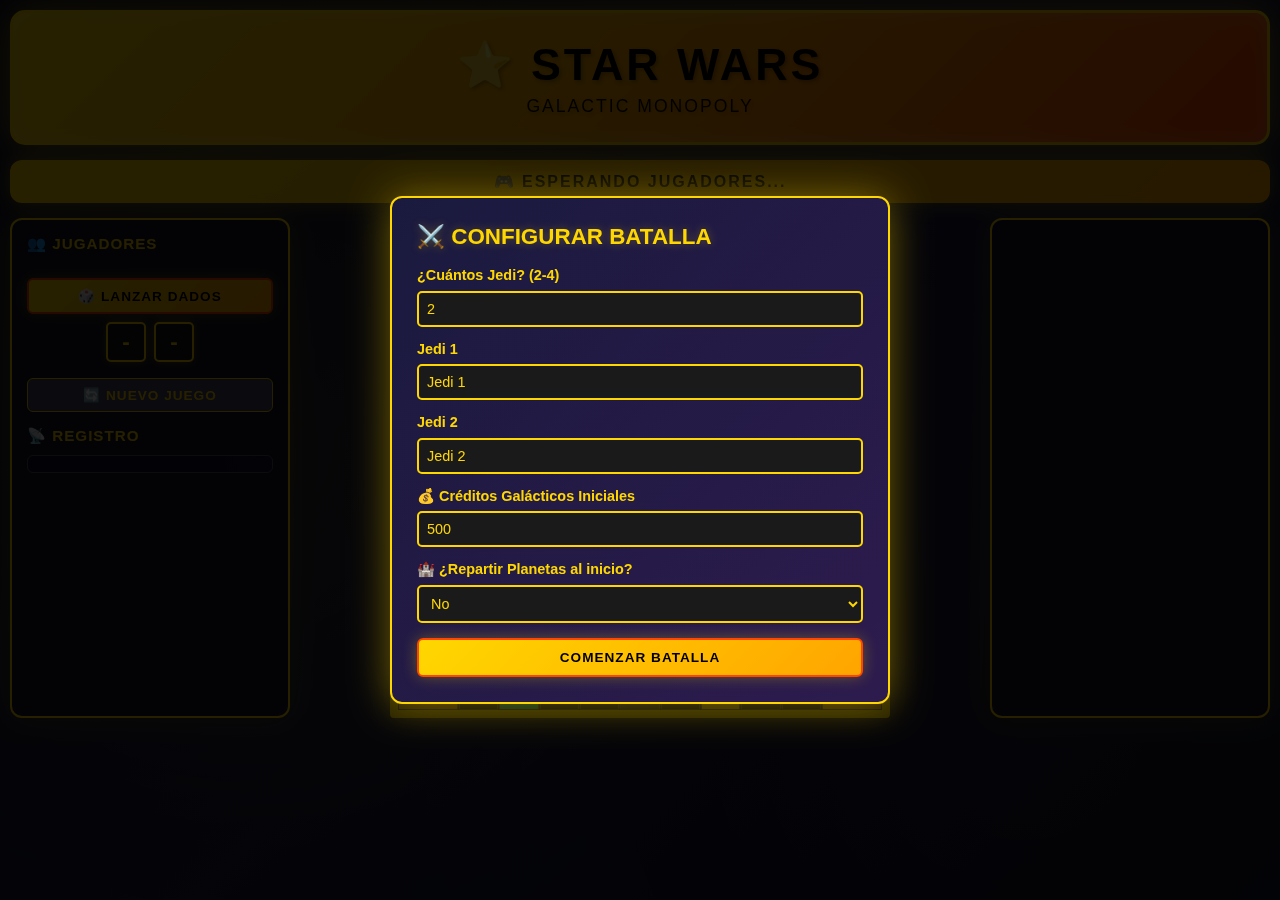
<file: monopoly/monopolystarwars.html>
<!DOCTYPE html>
<html lang="es">
<head>
    <meta charset="UTF-8">
    <meta name="viewport" content="width=device-width, initial-scale=1.0">
    <title>⭐ Star Wars: Galactic Monopoly</title>
    <style>
        * { margin: 0; padding: 0; box-sizing: border-box; }
        body {
            font-family: 'Arial Black', sans-serif;
            background: linear-gradient(135deg, #0a0e27 0%, #1a1a3e 50%, #0d1b2a 100%);
            min-height: 100vh;
            padding: 10px;
            color: #fff;
            position: relative;
            overflow-x: hidden;
        }
        body::before {
            content: '';
            position: fixed;
            top: 0;
            left: 0;
            width: 100%;
            height: 100%;
            background: radial-gradient(circle at 20% 50%, rgba(255,215,0,0.1) 0%, transparent 50%),
                        radial-gradient(circle at 80% 80%, rgba(255,0,0,0.05) 0%, transparent 50%);
            pointer-events: none;
            z-index: 0;
        }
        .main-container {
            display: grid;
            grid-template-columns: auto 1fr auto;
            gap: 15px;
            max-width: 1800px;
            margin: 0 auto;
            position: relative;
            z-index: 1;
        }
        .header {
            grid-column: 1 / -1;
            background: linear-gradient(135deg, #FFD700 0%, #FFA500 50%, #FF4500 100%);
            padding: 25px;
            border-radius: 15px;
            box-shadow: 0 0 40px rgba(255, 215, 0, 0.5), inset 0 0 20px rgba(255,255,255,0.2);
            text-align: center;
            color: #000;
            border: 3px solid #FFD700;
            text-shadow: 2px 2px 4px rgba(0,0,0,0.3);
        }
        .header h1 { 
            font-size: 2.8rem; 
            margin-bottom: 5px;
            text-transform: uppercase;
            letter-spacing: 3px;
            font-weight: 900;
        }
        .header p { 
            font-size: 1.1rem; 
            opacity: 0.9;
            letter-spacing: 2px;
        }
        
        .board-wrapper { display: flex; justify-content: center; align-items: center; }
        .monopoly-board {
            background: linear-gradient(135deg, #1a1a1a 0%, #2d2d2d 100%);
            border: 8px solid #FFD700;
            border-radius: 4px;
            width: 500px;
            height: 500px;
            position: relative;
            display: grid;
            grid-template-columns: 60px repeat(9, 1fr) 60px;
            grid-template-rows: 60px repeat(9, 1fr) 60px;
            gap: 1px;
            box-shadow: 0 0 30px rgba(255, 215, 0, 0.4);
        }
        .board-space {
            border: 1px solid #555;
            padding: 4px;
            display: flex;
            flex-direction: column;
            align-items: center;
            justify-content: center;
            font-size: 0.5rem;
            font-weight: 700;
            text-align: center;
            position: relative;
            background: #1a1a1a;
            cursor: pointer;
            overflow: hidden;
            color: #FFD700;
            text-shadow: 0 0 5px #000;
        }
        .board-space:hover { 
            box-shadow: inset 0 0 8px rgba(255, 215, 0, 0.3);
            background: #222;
        }
        .corner-space { 
            background: linear-gradient(135deg, #FFD700, #FFA500);
            color: #000;
            font-weight: 900;
            text-shadow: none;
        }
        .street-property { border-top: 12px solid; }
        
        /* Colores por facción */
        .jedi { border-top-color: #4DB8FF; }
        .sith { border-top-color: #FF0000; }
        .neutral { border-top-color: #FFD700; }
        .empire { border-top-color: #333333; }
        .rebellion { border-top-color: #00FF00; }
        .hutt { border-top-color: #8B4513; }
        
        .starship { background: linear-gradient(135deg, #555, #333); color: #FFD700; border-top-color: #FFD700; }
        .outpost { background: #2a2a4a; border-top-color: #4DB8FF; }
        .event-space { background: linear-gradient(135deg, #4DB8FF, #00FF7F); color: #000; font-weight: 700; }
        .location-space { background: #FFD700; color: #000; }
        
        .space-0 { grid-column: 1; grid-row: 11; } .space-1 { grid-column: 2; grid-row: 11; } .space-2 { grid-column: 3; grid-row: 11; } .space-3 { grid-column: 4; grid-row: 11; } .space-4 { grid-column: 5; grid-row: 11; } .space-5 { grid-column: 6; grid-row: 11; } .space-6 { grid-column: 7; grid-row: 11; } .space-7 { grid-column: 8; grid-row: 11; } .space-8 { grid-column: 9; grid-row: 11; } .space-9 { grid-column: 10; grid-row: 11; } .space-10 { grid-column: 11; grid-row: 11; }
        .space-11 { grid-column: 11; grid-row: 10; } .space-12 { grid-column: 11; grid-row: 9; } .space-13 { grid-column: 11; grid-row: 8; } .space-14 { grid-column: 11; grid-row: 7; } .space-15 { grid-column: 11; grid-row: 6; } .space-16 { grid-column: 11; grid-row: 5; } .space-17 { grid-column: 11; grid-row: 4; } .space-18 { grid-column: 11; grid-row: 3; } .space-19 { grid-column: 11; grid-row: 2; } .space-20 { grid-column: 11; grid-row: 1; }
        .space-21 { grid-column: 10; grid-row: 1; } .space-22 { grid-column: 9; grid-row: 1; } .space-23 { grid-column: 8; grid-row: 1; } .space-24 { grid-column: 7; grid-row: 1; } .space-25 { grid-column: 6; grid-row: 1; } .space-26 { grid-column: 5; grid-row: 1; } .space-27 { grid-column: 4; grid-row: 1; } .space-28 { grid-column: 3; grid-row: 1; } .space-29 { grid-column: 2; grid-row: 1; } .space-30 { grid-column: 1; grid-row: 1; }
        .space-31 { grid-column: 1; grid-row: 2; } .space-32 { grid-column: 1; grid-row: 3; } .space-33 { grid-column: 1; grid-row: 4; } .space-34 { grid-column: 1; grid-row: 5; } .space-35 { grid-column: 1; grid-row: 6; } .space-36 { grid-column: 1; grid-row: 7; } .space-37 { grid-column: 1; grid-row: 8; } .space-38 { grid-column: 1; grid-row: 9; } .space-39 { grid-column: 1; grid-row: 10; }
        
        .players-on-space { position: absolute; bottom: 1px; left: 1px; display: flex; gap: 2px; flex-wrap: wrap; }
        .player-token { width: 10px; height: 10px; border-radius: 50%; border: 2px solid #FFD700; box-shadow: 0 0 5px currentColor; }
        .rent-level { position: absolute; bottom: 8px; right: 1px; background: #FF0000; color: #FFD700; width: 12px; height: 12px; border-radius: 2px; display: flex; align-items: center; justify-content: center; font-size: 0.5rem; font-weight: bold; }
        
        .side-panel {
            background: rgba(20, 20, 40, 0.9);
            border-radius: 12px;
            box-shadow: 0 0 30px rgba(255, 215, 0, 0.2), inset 0 0 20px rgba(255,255,255,0.05);
            padding: 15px;
            display: flex;
            flex-direction: column;
            gap: 15px;
            max-height: 700px;
            overflow-y: auto;
            width: 280px;
            border: 2px solid #FFD700;
        }
        
        .section-title { 
            font-weight: 900; 
            color: #FFD700; 
            font-size: 0.95rem; 
            margin-bottom: 10px;
            text-transform: uppercase;
            letter-spacing: 1px;
        }
        
        .player-card {
            background: rgba(45, 45, 75, 0.7);
            padding: 10px;
            border-radius: 8px;
            border-left: 3px solid;
            cursor: pointer;
            transition: all 0.3s ease;
            font-size: 0.85rem;
            border: 1px solid #555;
        }
        .player-card.active {
            background: linear-gradient(135deg, #FFD700, #FFA500);
            color: #000;
            transform: translateX(3px);
            box-shadow: 0 0 15px rgba(255, 215, 0, 0.5);
        }
        .player-name { font-weight: 700; margin-bottom: 3px; display: flex; align-items: center; gap: 6px; }
        .player-color-dot { width: 10px; height: 10px; border-radius: 50%; }
        .player-stat { display: flex; justify-content: space-between; font-size: 0.8rem; }
        
        .controls-section {
            display: flex;
            flex-direction: column;
            gap: 8px;
        }
        
        .dice-container { display: flex; gap: 8px; justify-content: center; }
        .dice { 
            width: 40px; 
            height: 40px; 
            background: #1a1a1a;
            border: 2px solid #FFD700; 
            border-radius: 5px; 
            display: flex; 
            align-items: center; 
            justify-content: center; 
            font-size: 1.4rem; 
            font-weight: bold; 
            color: #FFD700;
            box-shadow: 0 0 10px rgba(255, 215, 0, 0.3);
        }
        .dice.rolling { animation: roll 0.3s infinite; }
        @keyframes roll { 0%, 100% { transform: rotate(0deg); } 50% { transform: rotate(180deg); } }
        
        .total-roll { text-align: center; font-size: 0.9rem; font-weight: bold; color: #FFD700; }
        
        button {
            padding: 8px 12px;
            border: none;
            border-radius: 6px;
            font-size: 0.85rem;
            font-weight: 600;
            cursor: pointer;
            transition: all 0.3s ease;
            text-transform: uppercase;
            letter-spacing: 1px;
        }
        
        .btn-primary {
            background: linear-gradient(135deg, #FFD700, #FFA500);
            color: #000;
            width: 100%;
            border: 2px solid #FF4500;
            box-shadow: 0 0 15px rgba(255, 215, 0, 0.3);
        }
        .btn-primary:hover { 
            transform: translateY(-2px); 
            box-shadow: 0 0 25px rgba(255, 215, 0, 0.5);
            background: linear-gradient(135deg, #FFE55C, #FFB74D);
        }
        
        .btn-secondary {
            background: rgba(80, 80, 120, 0.8);
            color: #FFD700;
            width: 100%;
            border: 1px solid #FFD700;
        }
        .btn-secondary:hover { 
            background: rgba(100, 100, 140, 0.9);
            box-shadow: 0 0 10px rgba(255, 215, 0, 0.3);
        }
        
        .game-log {
            background: rgba(20, 20, 40, 0.8);
            padding: 8px;
            border-radius: 6px;
            font-size: 0.75rem;
            max-height: 120px;
            overflow-y: auto;
            border-left: 3px solid #FFD700;
            border: 1px solid #555;
        }
        .log-entry { padding: 2px 0; line-height: 1.2; border-bottom: 1px solid #333; }
        .log-entry.info { color: #4DB8FF; font-weight: 600; }
        .log-entry.success { color: #00FF00; }
        .log-entry.warning { color: #FF6B6B; }
        
        .modal { display: none; position: fixed; top: 0; left: 0; width: 100%; height: 100%; background: rgba(0,0,0,0.85); z-index: 1000; align-items: center; justify-content: center; }
        .modal.active { display: flex; }
        .modal-content {
            background: linear-gradient(135deg, #1a1a3e 0%, #2d1b4e 100%);
            padding: 25px;
            border-radius: 12px;
            box-shadow: 0 0 40px rgba(255, 215, 0, 0.4);
            max-width: 500px;
            width: 90%;
            max-height: 80vh;
            overflow-y: auto;
            animation: slideUp 0.3s ease;
            border: 2px solid #FFD700;
            color: #FFD700;
        }
        @keyframes slideUp { from { transform: translateY(30px); opacity: 0; } to { transform: translateY(0); opacity: 1; } }
        
        .modal-header { font-size: 1.4rem; font-weight: 900; color: #FFD700; margin-bottom: 15px; text-transform: uppercase; text-shadow: 0 0 10px rgba(255, 215, 0, 0.3); }
        .modal-body { margin-bottom: 15px; color: #ccc; line-height: 1.5; font-size: 0.95rem; }
        .property-info { background: rgba(80, 80, 120, 0.5); padding: 12px; border-radius: 8px; margin-bottom: 12px; border: 1px solid #FFD700; }
        .property-row { display: flex; justify-content: space-between; padding: 5px 0; border-bottom: 1px solid #333; font-size: 0.9rem; }
        
        .input-group { margin-bottom: 12px; }
        .input-group label { display: block; margin-bottom: 4px; font-weight: 600; color: #FFD700; font-size: 0.9rem; }
        .input-group input, .input-group select { 
            width: 100%; 
            padding: 8px; 
            border: 2px solid #FFD700; 
            border-radius: 5px; 
            font-size: 0.9rem;
            background: #1a1a1a;
            color: #FFD700;
        }
        .input-group input:focus, .input-group select:focus { 
            outline: none; 
            border-color: #FFA500;
            box-shadow: 0 0 10px rgba(255, 215, 0, 0.3);
        }
        
        .modal-footer { display: flex; gap: 8px; justify-content: flex-end; flex-wrap: wrap; }
        .modal-footer button { min-width: 90px; padding: 10px 15px; }
        
        .status-bar {
            grid-column: 1 / -1;
            background: linear-gradient(135deg, #FFD700, #FFA500);
            color: #000;
            padding: 12px 20px;
            border-radius: 12px;
            text-align: center;
            font-weight: 900;
            font-size: 1rem;
            text-transform: uppercase;
            letter-spacing: 2px;
            box-shadow: 0 0 20px rgba(255, 215, 0, 0.4);
        }
        
        .tabs { display: flex; gap: 10px; margin-bottom: 12px; border-bottom: 2px solid #333; }
        .tab-btn { padding: 8px 12px; background: none; border: none; border-bottom: 3px solid transparent; color: #ccc; cursor: pointer; font-weight: 600; font-size: 0.9rem; text-transform: uppercase; }
        .tab-btn.active { color: #FFD700; border-bottom-color: #FFD700; }
        .tab-content { display: none; }
        .tab-content.active { display: block; }
        
        .property-item { 
            background: rgba(80, 80, 120, 0.5);
            padding: 8px; 
            border-radius: 6px; 
            border-left: 3px solid; 
            cursor: pointer; 
            font-size: 0.85rem;
            border: 1px solid #555;
        }
        .property-item:hover { background: rgba(100, 100, 140, 0.6); }
        .property-item-name { font-weight: 700; color: #FFD700; }
        .property-item-info { font-size: 0.75rem; color: #aaa; margin-top: 2px; }
    </style>
</head>
<body>
    <div class="main-container">
        <div class="header" style="grid-column: 1 / -1;">
            <h1>⭐ STAR WARS</h1>
            <p>GALACTIC MONOPOLY</p>
        </div>

        <div class="status-bar">
            <span id="statusBar">🎮 Esperando jugadores...</span>
        </div>

        <!-- PANEL IZQUIERDO -->
        <div class="side-panel">
            <div>
                <div class="section-title">👥 JUGADORES</div>
                <div id="playersContainer"></div>
            </div>

            <div class="controls-section">
                <button class="btn-primary" onclick="rollDice()">🎲 LANZAR DADOS</button>
                <div class="dice-container">
                    <div class="dice" id="dice1">-</div>
                    <div class="dice" id="dice2">-</div>
                </div>
                <div class="total-roll" id="totalRoll"></div>
                <button class="btn-secondary" onclick="newGame()">🔄 NUEVO JUEGO</button>
            </div>

            <div>
                <div class="section-title">📡 REGISTRO</div>
                <div class="game-log" id="gameLog"></div>
            </div>
        </div>

        <!-- TABLERO CENTRAL -->
        <div class="board-wrapper">
            <div class="monopoly-board" id="board"></div>
        </div>

        <!-- PANEL DERECHO -->
        <div class="side-panel">
            <div id="rightPanel"></div>
        </div>
    </div>

    <!-- MODAL SETUP -->
    <div class="modal" id="setupModal">
        <div class="modal-content">
            <div class="modal-header">⚔️ CONFIGURAR BATALLA</div>
            <div class="modal-body">
                <div class="input-group">
                    <label>¿Cuántos Jedi? (2-4)</label>
                    <input type="number" id="playerCount" min="2" max="4" value="2">
                </div>
                <div id="playersSetup"></div>
                <div class="input-group">
                    <label>💰 Créditos Galácticos Iniciales</label>
                    <input type="number" id="initialMoney" min="100" value="500" step="50">
                </div>
                <div class="input-group">
                    <label>🏰 ¿Repartir Planetas al inicio?</label>
                    <select id="distributeProperties">
                        <option value="no">No</option>
                        <option value="yes">Sí (equitativo)</option>
                    </select>
                </div>
            </div>
            <div class="modal-footer">
                <button class="btn-primary" onclick="startGame()">Comenzar Batalla</button>
            </div>
        </div>
    </div>

    <!-- MODAL PROPIEDAD -->
    <div class="modal" id="propertyModal">
        <div class="modal-content">
            <div class="modal-header" id="propertyTitle"></div>
            <div class="modal-body" id="propertyInfo"></div>
            <div class="modal-footer">
                <button class="btn-primary" id="buyBtn" onclick="buyProperty()">💰 Conquistar</button>
                <button class="btn-primary" id="auctionBtn" onclick="showAuctionModal()" style="background: linear-gradient(135deg, #FF4500, #FF0000);">🔨 Batalla</button>
                <button class="btn-secondary" onclick="closePropertyModal()">Cerrar</button>
            </div>
        </div>
    </div>

    <!-- MODAL SUBASTA/BATALLA -->
    <div class="modal" id="auctionModal">
        <div class="modal-content">
            <div class="modal-header">⚔️ BATALLA POR PLANETA</div>
            <div style="background: linear-gradient(135deg, #FFD700, #FFA500); padding: 10px; border-radius: 8px; margin-bottom: 12px; border: 2px solid #FF4500;">
                <h3 id="auctionPropertyName" style="color: #000; margin-bottom: 8px; font-size: 1rem; font-weight: 900;"></h3>
                <div style="font-size: 0.9rem; color: #000;">
                    <div><strong>Oferta mínima:</strong> 20 Créditos</div>
                    <div id="auctionCurrentBid" style="margin-top: 5px; font-size: 1.1rem; font-weight: bold;">Oferta actual: 20 Créditos</div>
                </div>
            </div>

            <div class="input-group">
                <label>🎯 ¿Quién batalla?</label>
                <select id="auctionPlayerSelect" style="width: 100%; padding: 8px; border: 2px solid #FFD700; border-radius: 5px; font-size: 0.9rem; background: #1a1a1a; color: #FFD700;">
                    <option value="">-- Selecciona jugador --</option>
                </select>
            </div>

            <div style="background: rgba(80, 80, 120, 0.5); padding: 10px; border-radius: 8px; margin-bottom: 12px; border-left: 4px solid #FFD700;">
                <div style="font-weight: 700; margin-bottom: 8px; color: #FFD700;">⚔️ Historial de Batalla:</div>
                <div id="auctionBidsContainer" style="max-height: 150px; overflow-y: auto;">
                    <p style="color: #999; text-align: center; font-size: 0.85rem;">Sin ofertas aún...</p>
                </div>
            </div>

            <div style="background: rgba(20, 20, 40, 0.8); padding: 12px; border-radius: 8px; margin-bottom: 12px; border: 1px solid #555;">
                <div style="margin-bottom: 10px;">
                    <div style="font-size: 0.85rem; color: #FFD700; margin-bottom: 5px;">💰 <strong id="auctionNextBid">Próxima oferta: 40 Créditos</strong></div>
                </div>
                <div style="display: grid; grid-template-columns: 1fr 1fr; gap: 8px;">
                    <button class="btn-primary" onclick="increaseBid()" style="background: linear-gradient(135deg, #00FF00, #00CC00);">⬆️ +20</button>
                    <button class="btn-primary" onclick="increaseBid()" style="background: linear-gradient(135deg, #00FF00, #00CC00);">⬆️ +20</button>
                </div>
            </div>

            <div class="modal-footer">
                <button class="btn-primary" onclick="confirmBid()" style="flex: 1;">✅ Confirmar</button>
                <button class="btn-secondary" onclick="withdrawBid()" style="flex: 1;">❌ Retirarse</button>
                <button class="btn-secondary" onclick="finishAuction()" style="flex: 1;">🏁 Finalizar</button>
            </div>
        </div>
    </div>

    <!-- MODAL CÁRCEL/CAPTURA -->
    <div class="modal" id="jailModal">
        <div class="modal-content">
            <div class="modal-header" style="color: #FF6B6B;">🚨 ¡CAPTURADO!</div>
            <div class="modal-body">
                <p>¿Cómo escapas?</p>
            </div>
            <div class="modal-footer">
                <button class="btn-primary" onclick="payJailFine()" style="flex: 1;">💰 Pagar 100 Créditos</button>
                <button class="btn-primary" onclick="rollForJail()" style="flex: 1; background: linear-gradient(135deg, #4DB8FF, #00FFFF);">⚡ Usar la Fuerza</button>
            </div>
        </div>
    </div>

    <!-- MODAL EVENTOS -->
    <div class="modal" id="eventModal">
        <div class="modal-content">
            <div style="background: linear-gradient(135deg, #4DB8FF, #00FF7F); color: #000; padding: 10px; border-radius: 8px; margin-bottom: 12px; font-weight: 900; text-align: center; text-transform: uppercase;" id="eventTitle"></div>
            <div class="modal-body" id="eventBody"></div>
            <div class="modal-footer">
                <button class="btn-primary" onclick="closeEventModal()">OK</button>
            </div>
        </div>
    </div>

    <!-- MODAL UBICACIÓN -->
    <div class="modal" id="locationModal">
        <div class="modal-content">
            <div class="modal-header">🚀 TELETRANSPORTE</div>
            <div class="modal-body" style="margin-bottom: 12px;">Viaja a cualquier planeta por 5 Créditos</div>
            <div id="locationOptions" style="display: grid; grid-template-columns: 1fr 1fr; gap: 8px; margin-bottom: 12px;"></div>
            <div class="modal-footer">
                <button class="btn-secondary" onclick="closeLocationModal()">Cancelar</button>
            </div>
        </div>
    </div>

    <!-- MODAL PERFIL -->
    <div class="modal" id="profileModal">
        <div class="modal-content">
            <div class="modal-header" id="profileTitle"></div>
            <div class="tabs">
                <button class="tab-btn active" onclick="switchTab('stats')">📊 STATS</button>
                <button class="tab-btn" onclick="switchTab('properties')">🌍 PLANETAS</button>
            </div>
            <div class="tab-content active" id="statsTab"></div>
            <div class="tab-content" id="propertiesTab"></div>
            <div class="modal-footer">
                <button class="btn-secondary" onclick="closeProfileModal()">Cerrar</button>
            </div>
        </div>
    </div>

    <script>
        const properties = [
            { id: 0, name: 'CORUSCANT', type: 'corner', price: 0, position: 0, faction: 'republic', description: 'Capital de la República Galáctica. Centro de poder político y administración intergaláctica.' },
            { id: 1, name: 'Tatooine', type: 'property', price: 60, color: 'jedi', position: 1, faction: 'neutral', baseRent: [2, 6, 18, 30, 90, 160], description: 'Planeta desértico de arenas salvajes. Hogar de bandidos y comerciantes intergalácticos.' },
            { id: 2, name: 'Evento', type: 'event', price: 0, position: 2 },
            { id: 3, name: 'Geonosis', type: 'property', price: 60, color: 'sith', position: 3, faction: 'separatist', baseRent: [4, 12, 36, 60, 180, 320], description: 'Fortaleza Separatista. Fábricas de droidekas y batallas épicas de las Guerras Clon.' },
            { id: 4, name: 'Impuesto Imperial', type: 'tax', price: 200, position: 4 },
            { id: 5, name: 'Nave Capitana', type: 'starship', price: 200, position: 5, faction: 'empire' },
            { id: 6, name: 'Dagobah', type: 'property', price: 100, color: 'jedi', position: 6, faction: 'jedi', baseRent: [6, 18, 54, 90, 270, 450], description: 'Pantano antiguo del Jedi. Hogar del Maestro Yoda y fuente de sabiduría milenaria.' },
            { id: 7, name: 'Teletransporte', type: 'location', price: 5, position: 7 },
            { id: 8, name: 'Endor', type: 'property', price: 100, color: 'rebellion', position: 8, faction: 'rebellion', baseRent: [6, 18, 54, 90, 270, 450], description: 'Bosque lunar de los Ewok. Escenario de la batalla final contra el Imperio.' },
            { id: 9, name: 'Hoth', type: 'property', price: 120, color: 'rebellion', position: 9, faction: 'rebellion', baseRent: [8, 24, 72, 120, 360, 600], description: 'Planeta helado y glacial. Base rebelde secreta atacada por AT-AT Walkers.' },
            { id: 10, name: 'PRISIÓN IMPERIAL', type: 'corner', price: 0, position: 10, faction: 'empire', description: 'Centro de detención del Imperio. Peligrosa fortaleza de tortura y vigilancia.' },
            { id: 11, name: 'Naboo', type: 'property', price: 140, color: 'neutral', position: 11, faction: 'neutral', baseRent: [10, 30, 90, 160, 480, 750], description: 'Planeta real con arquitectura elegante. Hogar de la Reina Amidala y los Gungans.' },
            { id: 12, name: 'Estación Comercial', type: 'outpost', price: 150, position: 12, faction: 'neutral' },
            { id: 13, name: 'Mustafar', type: 'property', price: 140, color: 'sith', position: 13, faction: 'sith', baseRent: [10, 30, 90, 160, 480, 750], description: 'Planeta volcánico envuelto en lava. Lugar de la caída del Anakin Skywalker.' },
            { id: 14, name: 'Korriban', type: 'property', price: 160, color: 'sith', position: 14, faction: 'sith', baseRent: [12, 36, 108, 180, 540, 900], description: 'Antigua fortaleza Sith. Sede del poder oscuro y sabiduría antigua.' },
            { id: 15, name: 'Portaaviones Imperial', type: 'starship', price: 200, position: 15, faction: 'empire' },
            { id: 16, name: 'Kessel', type: 'property', price: 180, color: 'hutt', position: 16, faction: 'hutt', baseRent: [14, 42, 126, 210, 630, 1100], description: 'Minas peligrosas controladas por Jabba. Fuente de especias valiosas y peligros mortales.' },
            { id: 17, name: 'Evento', type: 'event', price: 0, position: 17 },
            { id: 18, name: 'Mos Eisley', type: 'property', price: 180, color: 'hutt', position: 18, faction: 'hutt', baseRent: [14, 42, 126, 210, 630, 1100], description: 'Cantina legendaria en Tatooine. Centro de contratistas, cazarrecompensas e intriga.' },
            { id: 19, name: 'Tatooine Cantina', type: 'property', price: 200, color: 'neutral', position: 19, faction: 'neutral', baseRent: [16, 48, 144, 240, 720, 1275], description: 'Centro comercial de Tatooine. Punto de encuentro de viajeros intergalácticos.' },
            { id: 20, name: 'PUERTO ESPACIAL', type: 'corner', price: 0, position: 20, faction: 'neutral' },
            { id: 21, name: 'Bespin', type: 'property', price: 220, color: 'rebellion', position: 21, faction: 'rebellion', baseRent: [18, 54, 162, 270, 810, 1400], description: 'Ciudad en las nubes. Centro administrativo dirigido por Lando Calrissian.' },
            { id: 22, name: 'Teletransporte', type: 'location', price: 5, position: 22 },
            { id: 23, name: 'Alderaan', type: 'property', price: 220, color: 'rebellion', position: 23, faction: 'rebellion', baseRent: [18, 54, 162, 270, 810, 1400], description: 'Planeta noble destruido por la Estrella de la Muerte. Símbolo de resistencia Rebelde.' },
            { id: 24, name: 'Kashyyyk', type: 'property', price: 240, color: 'jedi', position: 24, faction: 'jedi', baseRent: [20, 60, 180, 300, 900, 1550], description: 'Bosque antiguo de los Wookiees. Planeta de Chewbacca y tradición guerrera.' },
            { id: 25, name: 'Star Destroyer', type: 'starship', price: 200, position: 25, faction: 'empire' },
            { id: 26, name: 'Felucia', type: 'property', price: 260, color: 'jedi', position: 26, faction: 'jedi', baseRent: [22, 66, 198, 330, 990, 1700], description: 'Selva exótica bioluminiscente. Escenario de combates Jedi contra Separatistas.' },
            { id: 27, name: 'Utapau', type: 'property', price: 260, color: 'sith', position: 27, faction: 'sith', baseRent: [22, 66, 198, 330, 990, 1700], description: 'Plataforma aérea erosionada. Escenario del duelo épico de Obi-Wan vs Grievous.' },
            { id: 28, name: 'Puesto Comercial Hutt', type: 'outpost', price: 150, position: 28, faction: 'hutt' },
            { id: 29, name: 'Scarif', type: 'property', price: 280, color: 'empire', position: 29, faction: 'empire', baseRent: [24, 72, 216, 360, 1080, 1900], description: 'Base Imperial tropical. Almacén de secretos y defensa de la Death Star.' },
            { id: 30, name: 'ATRAPADO POR VADER', type: 'corner', price: 0, position: 30, faction: 'empire', description: 'El poder del lado oscuro. Encarcelado por las fuerzas imperiales.' },
            { id: 31, name: 'Mon Cala', type: 'property', price: 300, color: 'rebellion', position: 31, faction: 'rebellion', baseRent: [26, 78, 234, 390, 1170, 2000], description: 'Planeta acuático rebelde. Reino sumergido de defensa intergaláctica.' },
            { id: 32, name: 'Evento', type: 'event', price: 0, position: 32 },
            { id: 33, name: 'Rodia', type: 'property', price: 300, color: 'jedi', position: 33, faction: 'jedi', baseRent: [26, 78, 234, 390, 1170, 2000], description: 'Planeta mercantil Jedi. Centro de comercio y diplomacia galácticos.' },
            { id: 34, name: 'Mustafar Shadow', type: 'property', price: 320, color: 'sith', position: 34, faction: 'sith', baseRent: [28, 84, 252, 420, 1260, 2150], description: 'Extensión volcánica de poder Sith. Fortaleza de industria y magia oscura.' },
            { id: 35, name: 'Halcón Milenario', type: 'starship', price: 200, position: 35, faction: 'rebellion' },
            { id: 36, name: 'Teletransporte', type: 'location', price: 5, position: 36 },
            { id: 37, name: 'Palacio Imperial', type: 'property', price: 350, color: 'empire', position: 37, faction: 'empire', baseRent: [35, 105, 315, 525, 1575, 2100], description: 'Sede del Emperador. Corazón del Imperio Galáctico y poder absoluto.' },
            { id: 38, name: 'Cuota de Impuesto Sith', type: 'tax', price: 100, position: 38 },
            { id: 39, name: 'Estrella de la Muerte', type: 'property', price: 400, color: 'empire', position: 39, faction: 'empire', baseRent: [50, 150, 450, 625, 750, 1000], description: 'Arma suprema del Imperio. Estación de combate capaz de destruir mundos enteros.' }
        ];

        const playerColors = ['#FF6B6B', '#4ECDC4', '#FFD93D', '#6BCB77'];
        const eventCards = [
            { text: '⚡ ¡Rayo de Fuerza! +1 Nivel todos tus planetas', action: (p, g) => {
                g.players.forEach(pl => {
                    pl.properties.forEach(propId => {
                        const prop = properties[propId];
                        if (prop.owner === pl.id && prop.type === 'property') {
                            prop.rentLevel = Math.min(5, (prop.rentLevel || 1) + 1);
                        }
                    });
                });
            }},
            { text: '🌟 ¡PODER ABSOLUTO! Todos tus planetas suben +1', action: (p, g) => {
                g.players.forEach(pl => {
                    pl.properties.forEach(propId => {
                        const prop = properties[propId];
                        if (prop.owner === pl.id && prop.type === 'property') {
                            prop.rentLevel = Math.min(5, (prop.rentLevel || 1) + 1);
                        }
                    });
                });
            }},
            { text: '🚀 ¡Expansión Galáctica! +1 Nivel a todos', action: (p, g) => {
                g.players.forEach(pl => {
                    pl.properties.forEach(propId => {
                        const prop = properties[propId];
                        if (prop.owner === pl.id && prop.type === 'property') {
                            prop.rentLevel = Math.min(5, (prop.rentLevel || 1) + 1);
                        }
                    });
                });
            }},
            { text: '💥 ¡EXPLOSIÓN! -1 Nivel todos', action: (p, g) => {
                g.players.forEach(pl => {
                    pl.properties.forEach(propId => {
                        const prop = properties[propId];
                        if (prop.owner === pl.id && prop.type === 'property') {
                            prop.rentLevel = Math.max(1, (prop.rentLevel || 1) - 1);
                        }
                    });
                });
            }},
            { text: '💰 ¡Botín de Pirata! +150 Créditos', action: (p) => { p.money += 150; } },
            { text: '💸 Reparaciones de nave -150 Créditos', action: (p) => { p.money -= 150; } },
            { text: '🎉 ¡Recompensa! Todos te pagan 50 Créditos', action: (p, g) => { g.players.forEach(pl => { if (pl.id !== p.id) { pl.money -= 50; p.money += 50; } }); } },
            { text: '⚔️ ¡Ataque Sorpresa! -100 Créditos', action: (p) => { p.money -= 100; } },
            { text: '🛡️ ¡Escudo Deflector! +200 Créditos', action: (p) => { p.money += 200; } },
        ];

        let game = {
            players: [],
            currentPlayerIndex: 0,
            isRolling: false,
            dice1: 0,
            dice2: 0,
            gameStarted: false,
            initialMoney: 500,
            auctionActive: false,
            auctionProperty: null,
            auctionBids: {},
            auctionCurrentBid: 20,
            auctionTempBid: 0,
            auctionCurrentPlayer: null,
        };

        function init() {
            renderBoard();
            showSetupModal();
        }

        function showSetupModal() {
            const playerCountInput = document.getElementById('playerCount');
            const playersSetup = document.getElementById('playersSetup');
            playerCountInput.addEventListener('change', () => {
                const count = parseInt(playerCountInput.value);
                playersSetup.innerHTML = '';
                for (let i = 0; i < count; i++) {
                    playersSetup.innerHTML += `<div class="input-group"><label>Jedi ${i + 1}</label><input type="text" id="playerName${i}" value="Jedi ${i + 1}"></div>`;
                }
            });
            playerCountInput.dispatchEvent(new Event('change'));
            document.getElementById('setupModal').classList.add('active');
        }

        function startGame() {
            const playerCount = parseInt(document.getElementById('playerCount').value);
            const initialMoney = parseInt(document.getElementById('initialMoney').value);
            const distribute = document.getElementById('distributeProperties').value === 'yes';
            
            game.initialMoney = initialMoney;
            game.players = [];
            for (let i = 0; i < playerCount; i++) {
                const name = document.getElementById(`playerName${i}`).value;
                game.players.push({
                    id: i,
                    name: name,
                    money: initialMoney,
                    position: 0,
                    properties: [],
                    color: playerColors[i],
                    inJail: false,
                    jailTurns: 0,
                    bankrupt: false
                });
            }
            
            if (distribute) {
                distributePropertiesEquitably();
            }
            
            game.gameStarted = true;
            document.getElementById('setupModal').classList.remove('active');
            updateUI();
            addLog(`⚔️ ¡Batalla iniciada! ${initialMoney} Créditos c/u`, 'info');
            if (distribute) {
                addLog(`🌍 Planetas repartidos equitativamente`, 'success');
            }
        }

        function distributePropertiesEquitably() {
            const ownableProperties = properties.filter(p => p.type === 'property' || p.type === 'starship' || p.type === 'outpost');
            let playerIndex = 0;
            
            ownableProperties.forEach((prop, idx) => {
                const player = game.players[playerIndex];
                prop.owner = player.id;
                prop.rentLevel = 1;
                player.properties.push(prop.id);
                player.money -= prop.price;
                
                playerIndex = (playerIndex + 1) % game.players.length;
            });
        }

        function renderBoard() {
            const board = document.getElementById('board');
            board.innerHTML = '';
            properties.forEach((prop) => {
                const space = document.createElement('div');
                space.className = `board-space space-${prop.position}`;
                space.id = `space-${prop.position}`;
                
                if (prop.type === 'corner') space.classList.add('corner-space');
                else if (prop.type === 'property') space.classList.add('street-property', prop.color);
                else if (prop.type === 'starship') space.classList.add('starship');
                else if (prop.type === 'outpost') space.classList.add('outpost');
                else if (prop.type === 'event') space.classList.add('event-space');
                else if (prop.type === 'location') space.classList.add('location-space');

                space.innerHTML = `<span>${prop.name}</span><div class="players-on-space" id="players-${prop.position}"></div><div class="rent-level" id="rentLevel-${prop.position}"></div>`;
                space.addEventListener('click', () => {
                    if ((prop.type === 'property' || prop.type === 'starship' || prop.type === 'outpost') && !game.auctionActive) showPropertyModal(prop);
                });
                board.appendChild(space);
            });
        }

        function rollDice() {
            if (game.isRolling || !game.gameStarted) return;
            const player = getCurrentPlayer();
            if (player.inJail && player.jailTurns > 0) {
                player.jailTurns--;
                addLog(`${player.name} capturado (${player.jailTurns} turnos)`, 'warning');
                setTimeout(() => endTurn(), 1500);
                return;
            }
            if (player.inJail) player.inJail = false;

            game.isRolling = true;
            const d1 = document.getElementById('dice1');
            const d2 = document.getElementById('dice2');
            d1.classList.add('rolling');
            d2.classList.add('rolling');

            setTimeout(() => {
                game.dice1 = Math.floor(Math.random() * 6) + 1;
                game.dice2 = Math.floor(Math.random() * 6) + 1;
                d1.classList.remove('rolling');
                d2.classList.remove('rolling');
                d1.textContent = game.dice1;
                d2.textContent = game.dice2;
                document.getElementById('totalRoll').textContent = `${game.dice1 + game.dice2}`;
                movePlayer(game.dice1 + game.dice2);
                if (game.dice1 === game.dice2) {
                    addLog(`${player.name} ¡DOBLES! ⚡`, 'success');
                    game.isRolling = false;
                } else {
                    setTimeout(() => endTurn(), 2500);
                }
                updateUI();
            }, 300);
        }

        function movePlayer(steps) {
            const player = getCurrentPlayer();
            const oldPos = player.position;
            player.position = (player.position + steps) % 40;
            if (player.position < oldPos) {
                player.money += 200;
                addLog(`${player.name} pasó CORUSCANT +200 Créditos`, 'success');
            }
            updatePlayerPositions();
            checkSpace(player.position);
        }

        function checkSpace(position) {
            const prop = properties[position];
            const player = getCurrentPlayer();
            switch (prop.type) {
                case 'property':
                case 'starship':
                case 'outpost':
                    if (prop.owner !== undefined) {
                        if (prop.owner !== player.id) payRent(player, prop);
                    } else {
                        showPropertyModal(prop);
                    }
                    break;
                case 'tax':
                    player.money -= prop.price;
                    addLog(`${player.name} Impuesto Imperial -${prop.price} Créditos`, 'warning');
                    break;
                case 'event':
                    drawEvent(player);
                    break;
                case 'location':
                    showLocationModal();
                    break;
                case 'corner':
                    if (position === 30) {
                        showJailModal();
                    }
                    break;
            }
        }

        function showJailModal() {
            addLog(`${getCurrentPlayer().name} ¡Capturado por Vader!`, 'warning');
            document.getElementById('jailModal').classList.add('active');
        }

        function payJailFine() {
            const player = getCurrentPlayer();
            if (player.money >= 100) {
                player.money -= 100;
                player.inJail = false;
                addLog(`${player.name} pagó 100 Créditos y escapó`, 'success');
                document.getElementById('jailModal').classList.remove('active');
                updateUI();
                setTimeout(() => endTurn(), 2000);
            } else {
                alert('❌ No tienes 100 Créditos');
            }
        }

        function rollForJail() {
            const player = getCurrentPlayer();
            const d1 = Math.floor(Math.random() * 6) + 1;
            const d2 = Math.floor(Math.random() * 6) + 1;
            
            if (d1 === d2) {
                player.inJail = false;
                addLog(`${player.name} ¡Usó la Fuerza y escapó! ⚡`, 'success');
                document.getElementById('jailModal').classList.remove('active');
                updateUI();
                setTimeout(() => { 
                    movePlayer(d1 + d2);
                    checkSpace(player.position);
                    if (d1 === d2) {
                        game.isRolling = false;
                    } else {
                        setTimeout(() => endTurn(), 2500);
                    }
                }, 2000);
            } else {
                player.inJail = true;
                player.jailTurns = 3;
                addLog(`${player.name} falló y sigue capturado (3 turnos)`, 'warning');
                document.getElementById('jailModal').classList.remove('active');
                updateUI();
                setTimeout(() => endTurn(), 2000);
            }
        }

        function drawEvent(player) {
            const card = eventCards[Math.floor(Math.random() * eventCards.length)];
            showEventModal('🌠 EVENTO GALÁCTICO', card.text);
            card.action(player, game);
            updateUI();
        }

        function payRent(player, prop) {
            const owner = game.players[prop.owner];
            const level = prop.rentLevel || 1;
            let rent = 0;
            if (prop.type === 'property') {
                rent = prop.baseRent[level - 1] || prop.baseRent[0];
            } else if (prop.type === 'starship') {
                const owned = owner.properties.filter(id => properties[id].type === 'starship').length;
                rent = 50 * Math.pow(2, Math.min(owned - 1, 3));
            } else if (prop.type === 'outpost') {
                rent = Math.floor(player.money * 0.15);
            }
            if (player.money < rent) {
                player.money = 0;
                player.bankrupt = true;
                addLog(`${player.name} ¡DESTRUIDO!`, 'warning');
            } else {
                player.money -= rent;
                owner.money += rent;
                addLog(`${player.name} paga ${rent} Créditos a ${owner.name}`, 'warning');
            }
            if (prop.type === 'property') {
                prop.rentLevel = Math.min(5, (prop.rentLevel || 1) + 1);
                addLog(`🚀 ${prop.name} NIVEL ${prop.rentLevel}!`, 'success');
            }
        }

        function showPropertyModal(prop) {
            if (!game.gameStarted) return;
            const player = getCurrentPlayer();
            document.getElementById('propertyTitle').textContent = prop.name;
            let html = `<div class="property-info">`;
            
            // Descripción del planeta
            if (prop.description) {
                html += `<div style="background: rgba(100, 100, 140, 0.5); padding: 8px; border-radius: 6px; margin-bottom: 10px; border-left: 3px solid #4DB8FF; font-size: 0.85rem; color: #ccc; line-height: 1.4;">
                    "${prop.description}"
                </div>`;
            }
            
            html += `<div class="property-row"><span>Precio:</span><strong>${prop.price} Créditos</strong></div>`;
            if (prop.owner === undefined) {
                html += `<div class="property-row"><span>Estado:</span><strong style="color: #00FF00;">DISPONIBLE</strong></div>`;
            } else {
                html += `<div class="property-row"><span>Dueño:</span><strong style="cursor: pointer; color: #4DB8FF;" onclick="showProfile(${prop.owner})">${game.players[prop.owner].name}</strong></div>`;
                const level = prop.rentLevel || 1;
                html += `<div class="property-row"><span>Nivel:</span><strong>${level}/5</strong></div>`;
            }
            html += `<div class="property-row"><span>Tus Créditos:</span><strong>${player.money}</strong></div>`;
            if (prop.baseRent) {
                html += `<div style="margin-top: 8px; font-size: 0.8rem; color: #ccc;"><strong>Renta:</strong>`;
                prop.baseRent.forEach((r, i) => {
                    html += `<div>Lv${i+1}: ${r} Créditos</div>`;
                });
                html += `</div>`;
            }
            html += `</div>`;
            document.getElementById('propertyInfo').innerHTML = html;
            const buyBtn = document.getElementById('buyBtn');
            const auctionBtn = document.getElementById('auctionBtn');
            if (prop.owner === undefined) {
                buyBtn.style.display = player.money >= prop.price ? 'inline-block' : 'none';
                auctionBtn.style.display = 'inline-block';
            } else {
                buyBtn.style.display = 'none';
                auctionBtn.style.display = 'none';
            }
            window.selectedProperty = prop;
            document.getElementById('propertyModal').classList.add('active');
        }

        function buyProperty(prop = window.selectedProperty) {
            const player = getCurrentPlayer();
            if (player.money >= prop.price) {
                player.money -= prop.price;
                prop.owner = player.id;
                prop.rentLevel = 1;
                player.properties.push(prop.id);
                addLog(`${player.name} conquistó ${prop.name}`, 'success');
                closePropertyModal();
                updateUI();
            }
        }

        function showAuctionModal(prop = window.selectedProperty) {
            closePropertyModal();
            game.auctionActive = true;
            game.auctionProperty = prop;
            game.auctionBids = {};
            game.auctionCurrentBid = 20;
            game.auctionTempBid = 0;
            game.auctionCurrentPlayer = null;
            
            document.getElementById('auctionPropertyName').textContent = prop.name;
            document.getElementById('auctionCurrentBid').textContent = `Oferta actual: ${game.auctionCurrentBid} Créditos`;
            document.getElementById('auctionNextBid').textContent = `Próxima oferta: ${game.auctionCurrentBid + 20} Créditos`;
            
            const select = document.getElementById('auctionPlayerSelect');
            select.innerHTML = '<option value="">-- Selecciona jugador --</option>';
            game.players.forEach((p, i) => {
                if (!p.bankrupt) {
                    const opt = document.createElement('option');
                    opt.value = i;
                    opt.textContent = p.name;
                    select.appendChild(opt);
                }
            });
            
            document.getElementById('auctionBidsContainer').innerHTML = '<p style="color: #999; text-align: center; font-size: 0.85rem;">Sin ofertas aún...</p>';
            document.getElementById('auctionModal').classList.add('active');
            addLog(`⚔️ BATALLA: ${prop.name}`, 'info');
        }

        function increaseBid() {
            const select = document.getElementById('auctionPlayerSelect');
            if (select.value === '') {
                alert('❌ Selecciona un jugador primero');
                return;
            }
            
            const playerId = parseInt(select.value);
            const player = game.players[playerId];
            const nextBid = game.auctionCurrentBid + 20;
            
            if (player.money < nextBid) {
                alert(`❌ ${player.name} no tiene suficientes Créditos (${nextBid})`);
                return;
            }
            
            game.auctionCurrentPlayer = playerId;
            game.auctionTempBid = nextBid;
            
            document.getElementById('auctionNextBid').textContent = `Próxima oferta: ${nextBid + 20} Créditos`;
            select.style.borderColor = '#00FF00';
            select.style.backgroundColor = '#1a3a1a';
            
            addLog(`${player.name} ofrece ${nextBid} Créditos`, 'info');
        }

        function confirmBid() {
            if (game.auctionCurrentPlayer === null) {
                alert('❌ Debes aumentar la oferta primero');
                return;
            }
            
            const player = game.players[game.auctionCurrentPlayer];
            game.auctionCurrentBid = game.auctionTempBid;
            game.auctionBids[game.auctionCurrentPlayer] = game.auctionCurrentBid;
            
            document.getElementById('auctionCurrentBid').textContent = `Oferta actual: ${game.auctionCurrentBid} Créditos`;
            document.getElementById('auctionNextBid').textContent = `Próxima oferta: ${game.auctionCurrentBid + 20} Créditos`;
            
            const select = document.getElementById('auctionPlayerSelect');
            select.value = '';
            select.style.borderColor = '#FFD700';
            select.style.backgroundColor = '#1a1a1a';
            game.auctionCurrentPlayer = null;
            game.auctionTempBid = 0;
            
            updateAuctionDisplay();
            addLog(`✅ ${player.name} ofrece ${game.auctionCurrentBid} Créditos`, 'success');
        }

        function updateAuctionDisplay() {
            const container = document.getElementById('auctionBidsContainer');
            container.innerHTML = '';
            const sortedBids = Object.entries(game.auctionBids).sort((a, b) => b[1] - a[1]);
            
            if (sortedBids.length === 0) {
                container.innerHTML = '<p style="color: #999; text-align: center; font-size: 0.85rem;">Sin ofertas aún...</p>';
                return;
            }
            
            sortedBids.forEach(([pid, bid], idx) => {
                const d = document.createElement('div');
                d.style.cssText = 'display: flex; justify-content: space-between; align-items: center; padding: 8px; border-bottom: 1px solid #333; font-size: 0.9rem; background: ' + (idx === 0 ? 'rgba(255, 215, 0, 0.1)' : 'transparent');
                const medal = idx === 0 ? '🥇' : (idx === 1 ? '🥈' : '🥉');
                d.innerHTML = `
                    <div style="display: flex; align-items: center; gap: 8px;">
                        <span>${medal}</span>
                        <strong style="color: #FFD700;">${game.players[pid].name}</strong>
                    </div>
                    <strong style="color: #00FF00; font-size: 1rem;">${bid} Créditos</strong>
                `;
                container.appendChild(d);
            });
        }

        function withdrawBid() {
            const select = document.getElementById('auctionPlayerSelect');
            if (select.value === '') {
                alert('❌ Selecciona un jugador para retirarse');
                return;
            }
            
            const playerId = parseInt(select.value);
            delete game.auctionBids[playerId];
            
            select.value = '';
            select.style.borderColor = '#FFD700';
            select.style.backgroundColor = '#1a1a1a';
            game.auctionCurrentPlayer = null;
            game.auctionTempBid = 0;
            
            updateAuctionDisplay();
            addLog(`${game.players[playerId].name} se retiró de la batalla`, 'warning');
        }

        function finishAuction() {
            const prop = game.auctionProperty;
            let winner = null, maxBid = 0;
            Object.entries(game.auctionBids).forEach(([pid, bid]) => {
                if (bid > maxBid) {
                    maxBid = bid;
                    winner = parseInt(pid);
                }
            });
            if (winner !== null) {
                const w = game.players[winner];
                w.money -= maxBid;
                prop.owner = winner;
                prop.rentLevel = 1;
                w.properties.push(prop.id);
                addLog(`⚔️ ${w.name} conquistó ${prop.name} por ${maxBid} Créditos`, 'success');
            } else {
                addLog(`❌ La batalla fue cancelada (sin ofertas)`, 'warning');
            }
            game.auctionActive = false;
            game.auctionBids = {};
            game.auctionCurrentBid = 20;
            document.getElementById('auctionModal').classList.remove('active');
            updateUI();
        }

        function showLocationModal() {
            const container = document.getElementById('locationOptions');
            container.innerHTML = '';
            properties.filter(p => p.type === 'property').forEach(prop => {
                const btn = document.createElement('button');
                btn.className = 'btn-secondary';
                btn.style.fontSize = '0.8rem';
                btn.textContent = prop.name.substring(0, 12);
                btn.onclick = () => {
                    const p = getCurrentPlayer();
                    if (p.money >= 5) {
                        p.money -= 5;
                        p.position = prop.position;
                        addLog(`${p.name} se teletransportó a ${prop.name}`, 'success');
                        closeLocationModal();
                        checkSpace(prop.position);
                        updateUI();
                    }
                };
                container.appendChild(btn);
            });
            document.getElementById('locationModal').classList.add('active');
        }

        function showProfile(playerId) {
            const p = game.players[playerId];
            const propVal = p.properties.reduce((s, id) => s + properties[id].price, 0);
            const total = p.money + propVal;
            
            document.getElementById('profileTitle').textContent = `⭐ ${p.name}`;
            document.getElementById('statsTab').innerHTML = `
                <div class="property-info">
                    <div class="property-row"><span>Créditos</span><strong style="color: #00FF00;">${p.money}</strong></div>
                    <div class="property-row"><span>Planetas</span><strong>${p.properties.length}</strong></div>
                    <div class="property-row"><span>Valor Planetas</span><strong>${propVal}</strong></div>
                    <div class="property-row"><span style="font-weight: 700;">PODER TOTAL</span><strong style="color: #FFD700; font-size: 1.1rem;">${total}</strong></div>
                </div>
            `;
            
            let propsHtml = '';
            p.properties.forEach(pid => {
                const prop = properties[pid];
                const level = prop.rentLevel || 1;
                propsHtml += `
                    <div class="property-item" style="border-left-color: ${prop.color || '#FFD700'};">
                        <div class="property-item-name">${prop.name}</div>
                        <div class="property-item-info">Nivel ${level}/5 | Renta: ${prop.baseRent ? prop.baseRent[level-1] : 'N/A'} Créditos</div>
                    </div>
                `;
            });
            document.getElementById('propertiesTab').innerHTML = propsHtml || '<p style="color: #999;">Sin planetas</p>';
            document.getElementById('profileModal').classList.add('active');
        }

        function switchTab(tab) {
            document.querySelectorAll('.tab-btn').forEach(b => b.classList.remove('active'));
            document.querySelectorAll('.tab-content').forEach(c => c.classList.remove('active'));
            event.target.classList.add('active');
            document.getElementById(tab + 'Tab').classList.add('active');
        }

        function closePropertyModal() { document.getElementById('propertyModal').classList.remove('active'); }
        function closeLocationModal() { document.getElementById('locationModal').classList.remove('active'); }
        function closeProfileModal() { document.getElementById('profileModal').classList.remove('active'); }
        function showEventModal(title, msg) {
            document.getElementById('eventTitle').textContent = title;
            document.getElementById('eventBody').textContent = msg;
            document.getElementById('eventModal').classList.add('active');
        }
        function closeEventModal() { document.getElementById('eventModal').classList.remove('active'); }

        function getCurrentPlayer() { return game.players[game.currentPlayerIndex]; }
        function endTurn() {
            const activos = game.players.filter(p => !p.bankrupt).length;
            if (activos === 1) {
                const winner = game.players.find(p => !p.bankrupt);
                addLog(`¡¡¡${winner.name} ES EL EMPERADOR GALÁCTICO!!! 🌟`, 'success');
                return;
            }
            let nextIdx = (game.currentPlayerIndex + 1) % game.players.length;
            while (game.players[nextIdx].bankrupt) {
                nextIdx = (nextIdx + 1) % game.players.length;
            }
            game.currentPlayerIndex = nextIdx;
            game.dice1 = 0;
            game.dice2 = 0;
            document.getElementById('dice1').textContent = '-';
            document.getElementById('dice2').textContent = '-';
            document.getElementById('totalRoll').textContent = '';
            game.isRolling = false;
            updateUI();
        }

        function updateUI() {
            updateStatusBar();
            updatePlayersList();
            updatePlayerPositions();
            updateRentLevels();
            updateRightPanel();
        }

        function updateStatusBar() {
            const p = getCurrentPlayer();
            document.getElementById('statusBar').textContent = `⭐ ${p.name}${p.inJail ? ' (CAPTURADO)' : ''} | 💰 ${p.money} Créditos`;
        }

        function updatePlayersList() {
            const container = document.getElementById('playersContainer');
            container.innerHTML = '';
            game.players.forEach((p, i) => {
                const card = document.createElement('div');
                card.className = 'player-card' + (i === game.currentPlayerIndex && !p.bankrupt ? ' active' : '');
                card.style.borderLeftColor = p.color;
                card.onclick = () => showProfile(i);
                card.innerHTML = `
                    <div class="player-name">
                        <div class="player-color-dot" style="background: ${p.color};"></div>
                        <span>${p.name}</span>
                    </div>
                    ${p.bankrupt ? '<span style="color: #FF6B6B; font-weight: 700;">💥 DESTRUIDO</span>' : `
                        <div class="player-stat"><span>💰</span><span>${p.money}</span></div>
                        <div class="player-stat"><span>🌍</span><span>${p.properties.length}</span></div>
                    `}
                `;
                container.appendChild(card);
            });
        }

        function updatePlayerPositions() {
            document.querySelectorAll('.players-on-space').forEach(e => e.innerHTML = '');
            game.players.forEach(p => {
                if (p.bankrupt) return;
                const el = document.getElementById(`players-${p.position}`);
                if (el) {
                    const token = document.createElement('div');
                    token.className = 'player-token';
                    token.style.background = p.color;
                    el.appendChild(token);
                }
            });
        }

        function updateRentLevels() {
            properties.forEach(p => {
                if (p.type === 'property' && p.owner !== undefined) {
                    const el = document.getElementById(`rentLevel-${p.position}`);
                    if (el) {
                        el.textContent = `${p.rentLevel || 1}`;
                        el.style.display = 'flex';
                    }
                }
            });
        }

        function updateRightPanel() {
            const panel = document.getElementById('rightPanel');
            if (!game.gameStarted) {
                panel.innerHTML = '<p style="color: #999; text-align: center;">Esperando...</p>';
                return;
            }
            const p = getCurrentPlayer();
            const propVal = p.properties.reduce((s, id) => s + properties[id].price, 0);
            panel.innerHTML = `
                <div>
                    <div class="section-title">💎 PODER</div>
                    <div class="property-info" style="padding: 10px;">
                        <div class="property-row"><span>Créditos</span><strong style="color: #00FF00;">${p.money}</strong></div>
                        <div class="property-row"><span>Planetas</span><strong>${propVal}</strong></div>
                        <div class="property-row"><span style="font-weight: 700;">TOTAL</span><strong style="color: #FFD700;">${p.money + propVal}</strong></div>
                    </div>
                </div>
                <div>
                    <div class="section-title">🌍 MIS PLANETAS (${p.properties.length})</div>
                    <div style="display: grid; gap: 6px; max-height: 200px; overflow-y: auto;">
                        ${p.properties.map(id => {
                            const prop = properties[id];
                            const level = prop.rentLevel || 1;
                            return `<div class="property-item" style="border-left-color: ${prop.color || '#FFD700'}; font-size: 0.8rem;">
                                <div class="property-item-name">${prop.name}</div>
                                <div class="property-item-info">Nivel ${level}/5</div>
                            </div>`;
                        }).join('') || '<p style="color: #999; font-size: 0.85rem;">Ninguno</p>'}
                    </div>
                </div>
            `;
        }

        function addLog(msg, type = 'info') {
            const log = document.getElementById('gameLog');
            const e = document.createElement('div');
            e.className = `log-entry ${type}`;
            e.textContent = msg;
            log.insertBefore(e, log.firstChild);
            while (log.children.length > 20) log.removeChild(log.lastChild);
        }

        function newGame() {
            if (confirm('¿Nueva batalla galáctica?')) location.reload();
        }

        window.addEventListener('DOMContentLoaded', init);
    </script>
</body>
</html>
</file>
<file: docs/style.css>
/* -------- CapiniMX Style -------- */
body {
  font-family: "Segoe UI", Roboto, Helvetica, sans-serif;
  max-width: 800px;
  margin: 2rem auto;
  padding: 0 1rem;
  background-color: #fcfcfc;
  color: #333;
  line-height: 1.6;
}

h1, h2, h3 {
  color: #00aebb; /* Turquesa Capini */
  border-bottom: 1px solid #f7c5d3; /* Rosa claro */
  padding-bottom: 0.3rem;
  margin-top: 2rem;
}

a {
  color: #00aebb;
  text-decoration: none;
  font-weight: 500;
}

a:hover {
  text-decoration: underline;
}

code {
  background-color: #eef8fa;
  padding: 0.15rem 0.4rem;
  border-radius: 4px;
  font-family: monospace;
  font-size: 90%;
}

ul {
  padding-left: 1.5rem;
  margin-bottom: 1rem;
}

hr {
  border: none;
  border-top: 1px solid #eee;
  margin: 2rem 0;
}

blockquote {
  border-left: 4px solid #f7c5d3;
  padding-left: 1rem;
  color: #666;
  background-color: #fff6f9;
  margin: 1.5rem 0;
}
</file>
